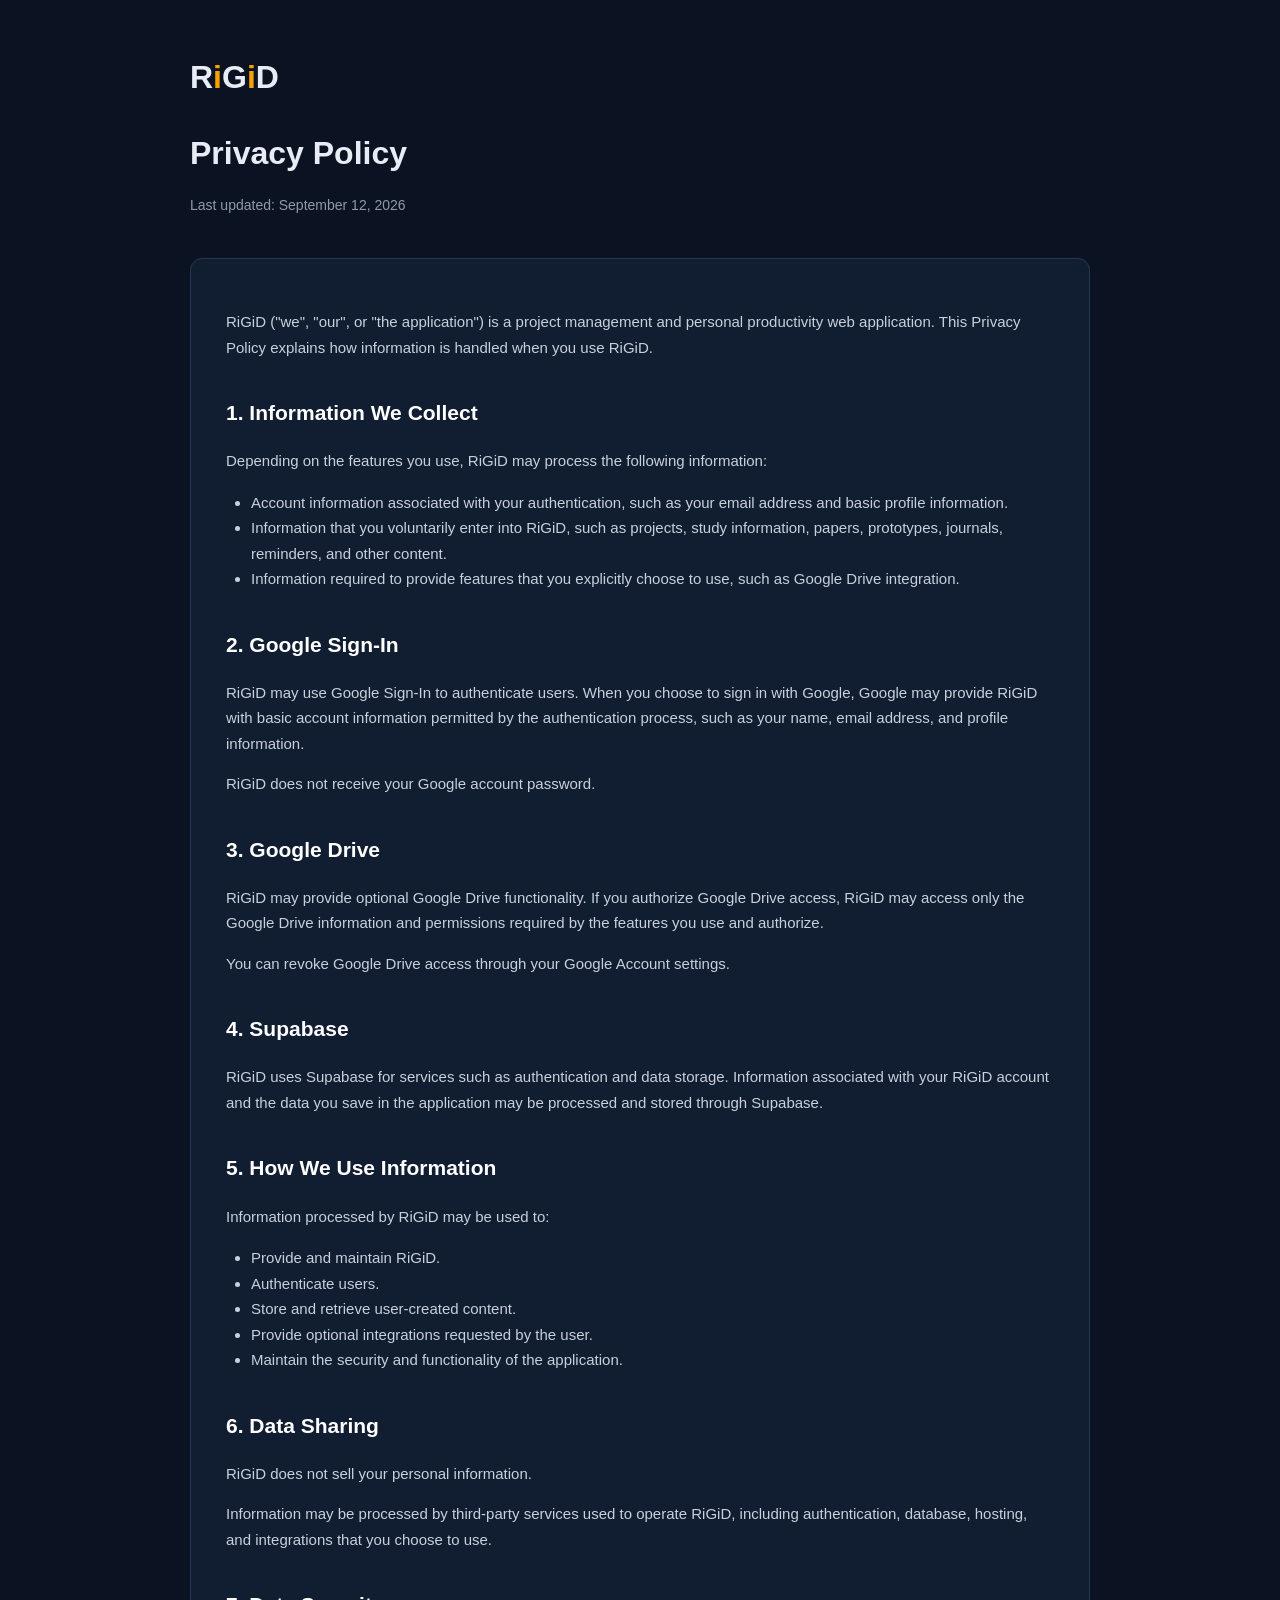
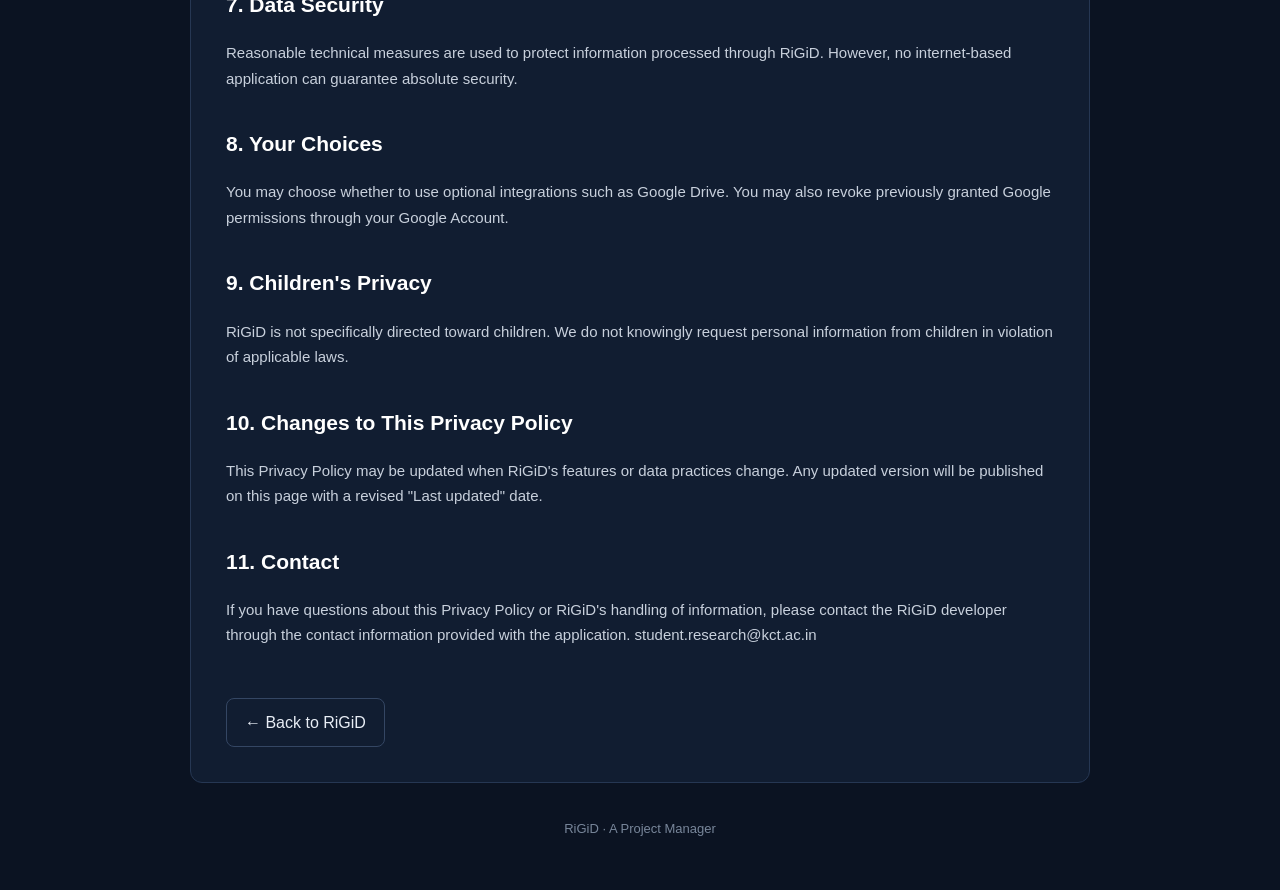
<file: privacy-policy.html>
<!DOCTYPE html>
<html lang="en">
<head>
    <meta charset="UTF-8">
    <meta name="viewport" content="width=device-width, initial-scale=1.0">
    <link rel="icon" type="image/png" href="./assets/rigid-logo.png">
    <title>Privacy Policy | RiGiD</title>

    <style>
        * {
            box-sizing: border-box;
        }

        body {
            margin: 0;
            font-family: Arial, Helvetica, sans-serif;
            background: #0b1322;
            color: #e8edf5;
            line-height: 1.7;
        }

        .container {
            width: min(900px, 92%);
            margin: 50px auto;
        }

        .header {
            margin-bottom: 40px;
        }

        .logo {
            font-size: 32px;
            font-weight: 700;
            margin-bottom: 10px;
        }

        .logo span {
            color: #f5a300;
        }

        h1 {
            font-size: 32px;
            margin-bottom: 8px;
        }

        h2 {
            margin-top: 35px;
            font-size: 21px;
            color: #ffffff;
        }

        p,
        li {
            color: #c8d0dc;
            font-size: 15px;
        }

        ul {
            padding-left: 25px;
        }

        .updated {
            color: #8e9aaa;
            font-size: 14px;
        }

        .card {
            background: #111d31;
            border: 1px solid #263753;
            border-radius: 12px;
            padding: 35px;
        }

        a {
            color: #f5a300;
        }

        .back {
            display: inline-block;
            margin-top: 35px;
            padding: 10px 18px;
            border: 1px solid #344663;
            border-radius: 8px;
            color: #e8edf5;
            text-decoration: none;
        }

        .back:hover {
            background: #1a2940;
        }

        footer {
            text-align: center;
            margin-top: 35px;
            color: #78869a;
            font-size: 13px;
        }
    </style>
</head>

<body>

    <main class="container">

        <div class="header">
            <div class="logo">
                R<span>i</span>G<span>i</span>D
            </div>

            <h1>Privacy Policy</h1>

            <p class="updated">
                Last updated: September 12, 2026
            </p>
        </div>

        <div class="card">

            <p>
                RiGiD ("we", "our", or "the application") is a project management
                and personal productivity web application. This Privacy Policy
                explains how information is handled when you use RiGiD.
            </p>

            <h2>1. Information We Collect</h2>

            <p>
                Depending on the features you use, RiGiD may process the following
                information:
            </p>

            <ul>
                <li>
                    Account information associated with your authentication,
                    such as your email address and basic profile information.
                </li>

                <li>
                    Information that you voluntarily enter into RiGiD, such as
                    projects, study information, papers, prototypes, journals,
                    reminders, and other content.
                </li>

                <li>
                    Information required to provide features that you
                    explicitly choose to use, such as Google Drive integration.
                </li>
            </ul>

            <h2>2. Google Sign-In</h2>

            <p>
                RiGiD may use Google Sign-In to authenticate users. When you
                choose to sign in with Google, Google may provide RiGiD with
                basic account information permitted by the authentication
                process, such as your name, email address, and profile
                information.
            </p>

            <p>
                RiGiD does not receive your Google account password.
            </p>

            <h2>3. Google Drive</h2>

            <p>
                RiGiD may provide optional Google Drive functionality. If you
                authorize Google Drive access, RiGiD may access only the Google
                Drive information and permissions required by the features you
                use and authorize.
            </p>

            <p>
                You can revoke Google Drive access through your Google Account
                settings.
            </p>

            <h2>4. Supabase</h2>

            <p>
                RiGiD uses Supabase for services such as authentication and
                data storage. Information associated with your RiGiD account
                and the data you save in the application may be processed and
                stored through Supabase.
            </p>

            <h2>5. How We Use Information</h2>

            <p>
                Information processed by RiGiD may be used to:
            </p>

            <ul>
                <li>Provide and maintain RiGiD.</li>
                <li>Authenticate users.</li>
                <li>Store and retrieve user-created content.</li>
                <li>Provide optional integrations requested by the user.</li>
                <li>Maintain the security and functionality of the application.</li>
            </ul>

            <h2>6. Data Sharing</h2>

            <p>
                RiGiD does not sell your personal information.
            </p>

            <p>
                Information may be processed by third-party services used to
                operate RiGiD, including authentication, database, hosting, and
                integrations that you choose to use.
            </p>

            <h2>7. Data Security</h2>

            <p>
                Reasonable technical measures are used to protect information
                processed through RiGiD. However, no internet-based application
                can guarantee absolute security.
            </p>

            <h2>8. Your Choices</h2>

            <p>
                You may choose whether to use optional integrations such as
                Google Drive. You may also revoke previously granted Google
                permissions through your Google Account.
            </p>

            <h2>9. Children's Privacy</h2>

            <p>
                RiGiD is not specifically directed toward children. We do not
                knowingly request personal information from children in
                violation of applicable laws.
            </p>

            <h2>10. Changes to This Privacy Policy</h2>

            <p>
                This Privacy Policy may be updated when RiGiD's features or
                data practices change. Any updated version will be published
                on this page with a revised "Last updated" date.
            </p>

            <h2>11. Contact</h2>

            <p>
                If you have questions about this Privacy Policy or RiGiD's
                handling of information, please contact the RiGiD developer
                through the contact information provided with the application.
                student.research@kct.ac.in
            </p>

            <a class="back" href="./login/login.html">
                ← Back to RiGiD
            </a>

        </div>

        <footer>
            RiGiD · A Project Manager
        </footer>

    </main>

</body>
</html>
</file>
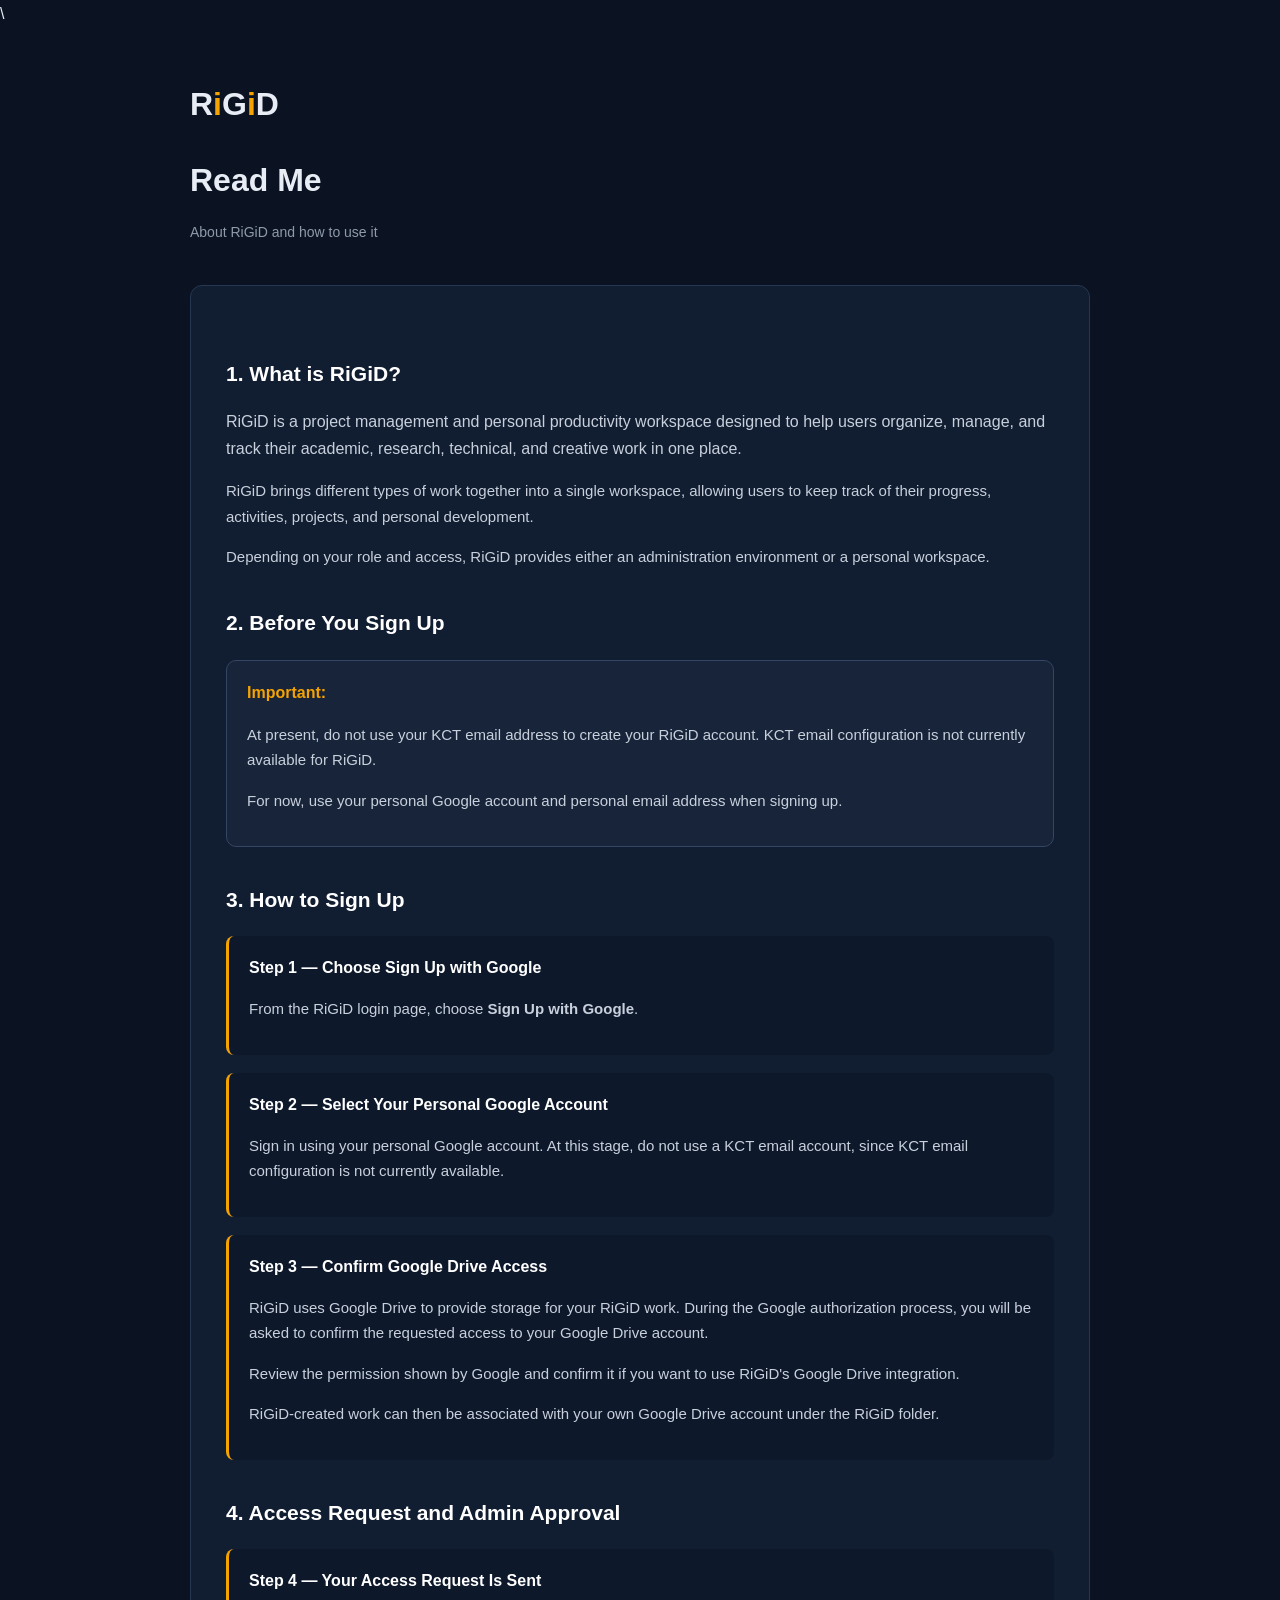
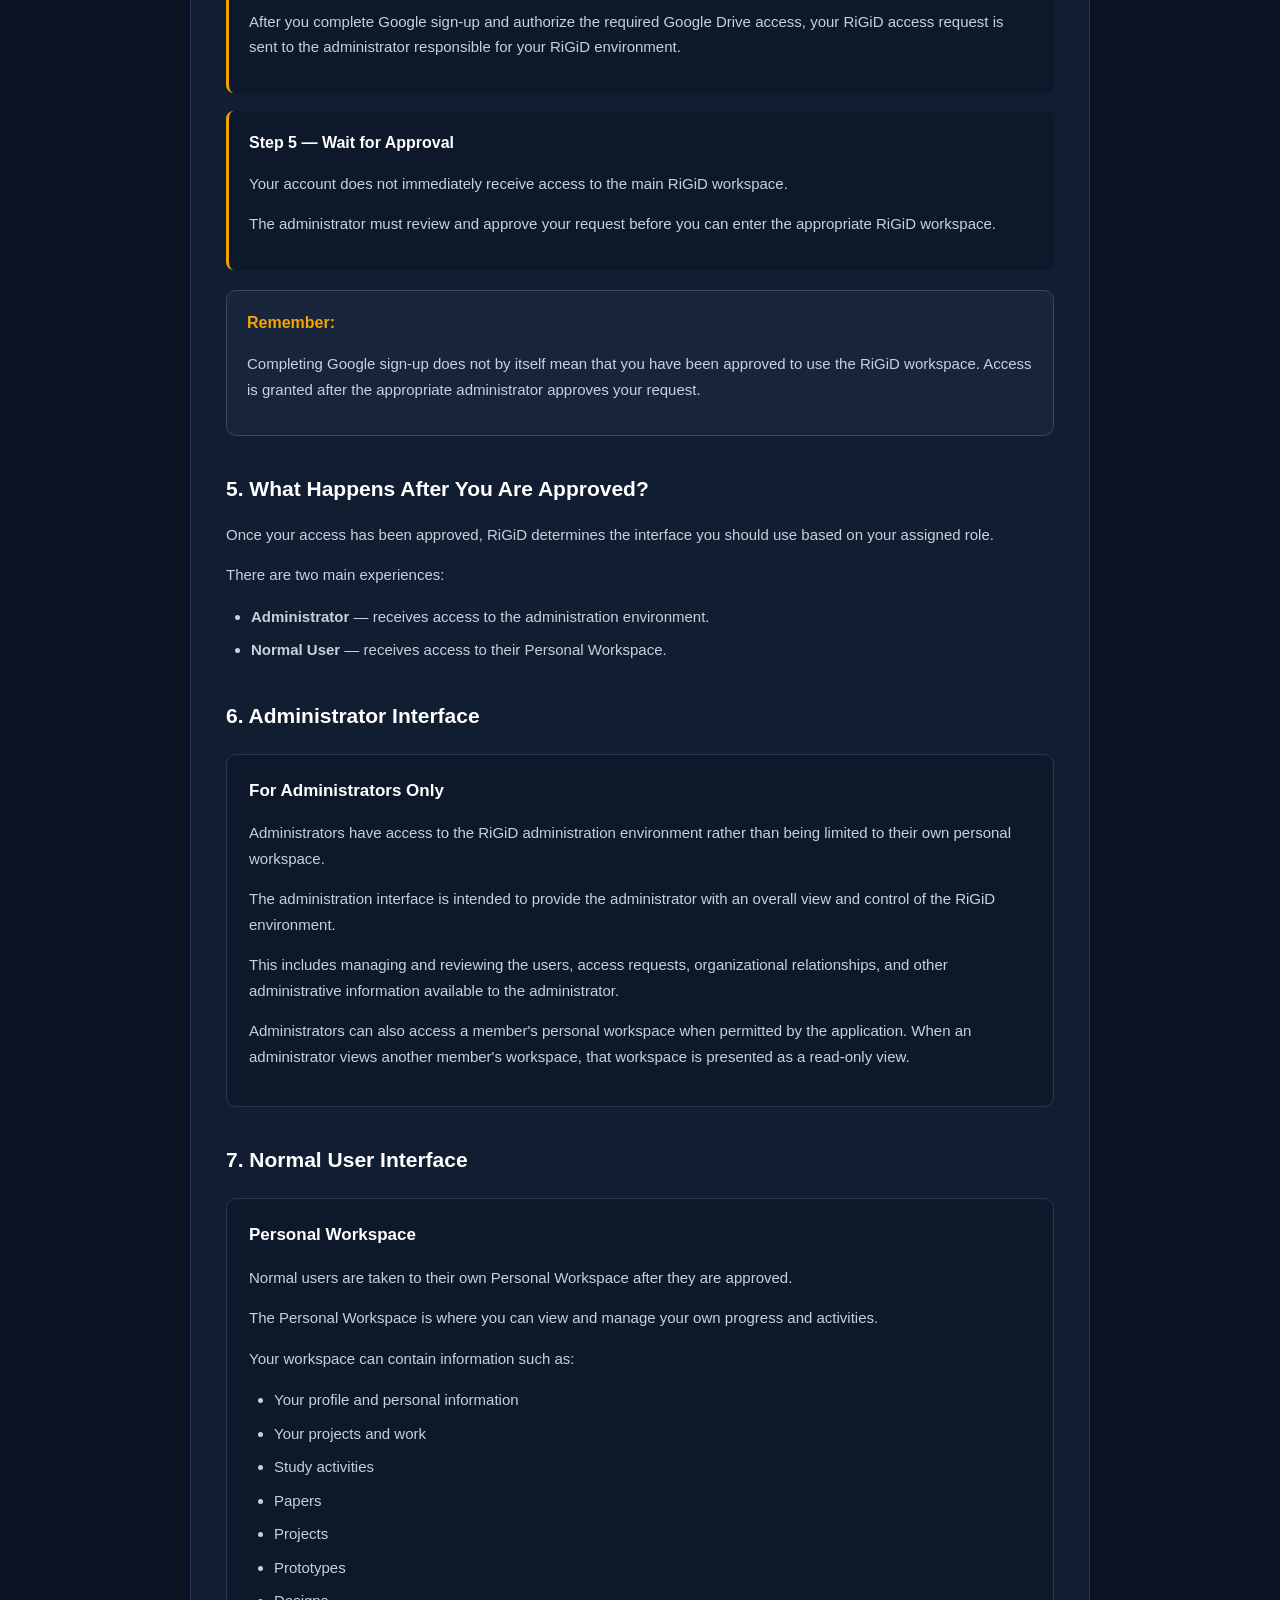
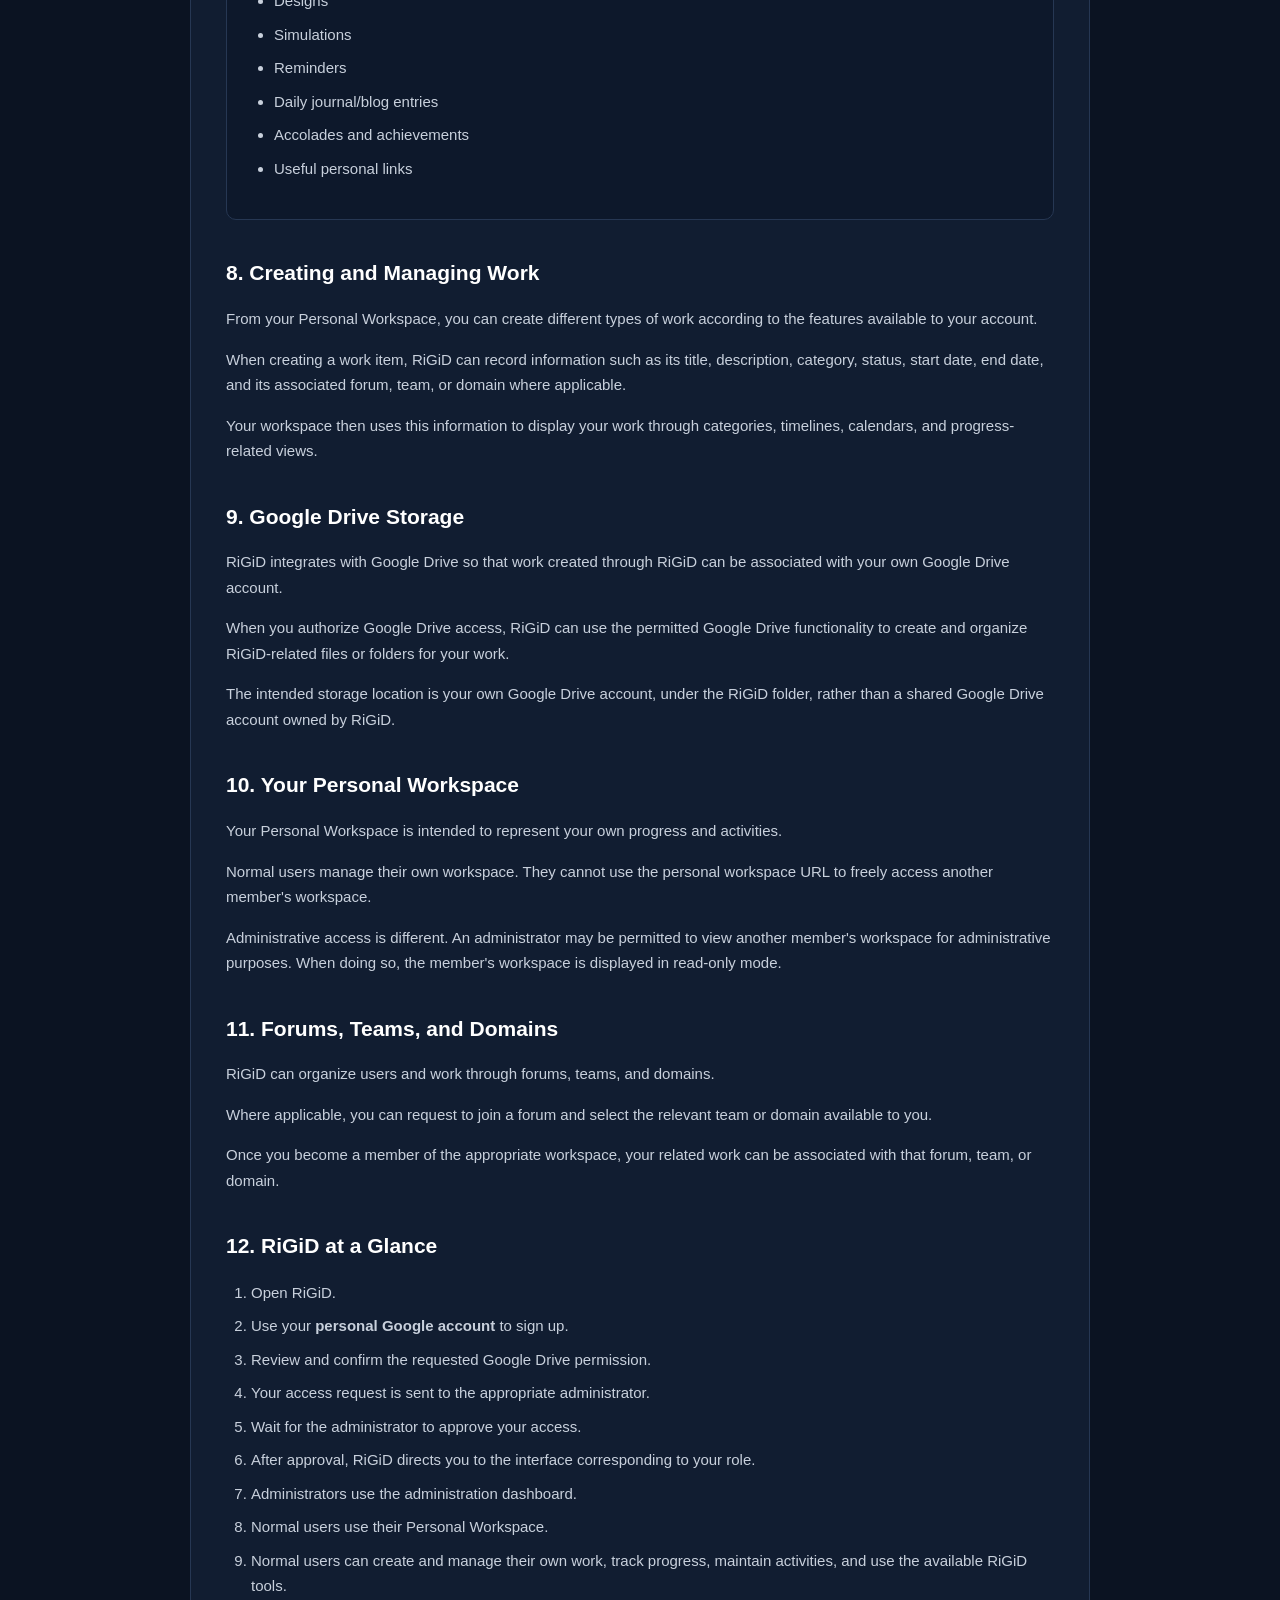
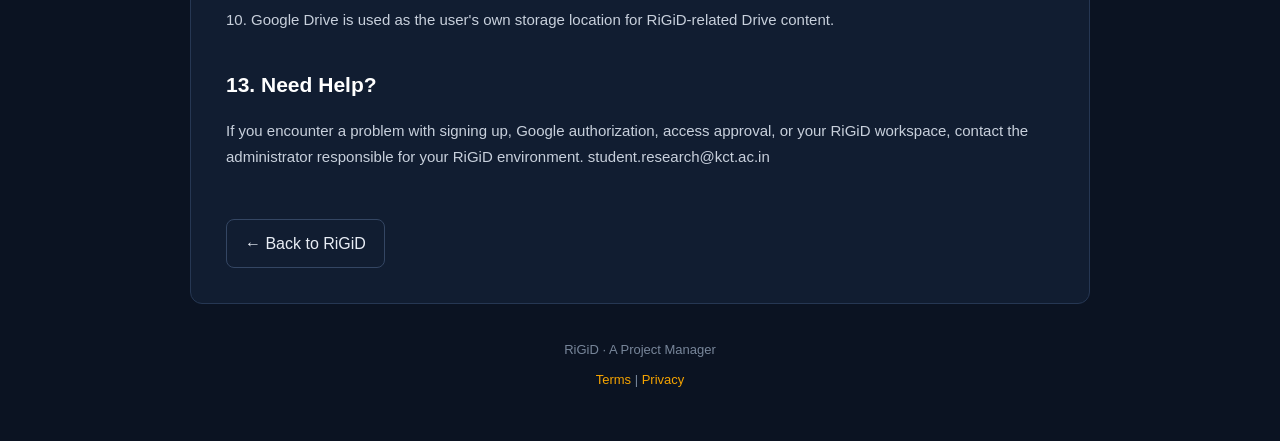
<file: read-me.html>
<!DOCTYPE html>
<html lang="en">
<head>
    <meta charset="UTF-8">
    <meta name="viewport" content="width=device-width, initial-scale=1.0">\
    <link rel="icon" type="image/png" href="./assets/rigid-logo.png">
    <title>Read Me | RiGiD</title>

    <style>
        * {
            box-sizing: border-box;
        }

        body {
            margin: 0;
            font-family: Arial, Helvetica, sans-serif;
            background: #0b1322;
            color: #e8edf5;
            line-height: 1.7;
        }

        .container {
            width: min(900px, 92%);
            margin: 50px auto;
        }

        .header {
            margin-bottom: 40px;
        }

        .logo {
            font-size: 32px;
            font-weight: 700;
            margin-bottom: 10px;
        }

        .logo span {
            color: #f5a300;
        }

        h1 {
            font-size: 32px;
            margin-bottom: 8px;
        }

        h2 {
            margin-top: 35px;
            margin-bottom: 12px;
            font-size: 21px;
            color: #ffffff;
        }

        h3 {
            margin-top: 24px;
            margin-bottom: 8px;
            font-size: 17px;
            color: #ffffff;
        }

        p,
        li {
            color: #c8d0dc;
            font-size: 15px;
        }

        ul,
        ol {
            padding-left: 25px;
        }

        li {
            margin-bottom: 8px;
        }

        .updated {
            color: #8e9aaa;
            font-size: 14px;
        }

        .card {
            background: #111d31;
            border: 1px solid #263753;
            border-radius: 12px;
            padding: 35px;
        }

        .intro {
            font-size: 16px;
        }

        .notice {
            margin: 20px 0;
            padding: 18px 20px;
            background: #17243a;
            border: 1px solid #344663;
            border-radius: 10px;
        }

        .notice strong {
            color: #f5a300;
        }

        .step {
            margin: 18px 0;
            padding: 18px 20px;
            background: #0d182b;
            border-left: 3px solid #f5a300;
            border-radius: 8px;
        }

        .step-title {
            font-weight: 700;
            color: #ffffff;
            margin-bottom: 6px;
        }

        .role-box {
            margin: 20px 0;
            padding: 22px;
            background: #0d182b;
            border: 1px solid #263753;
            border-radius: 10px;
        }

        .role-box h3 {
            margin-top: 0;
        }

        .back {
            display: inline-block;
            margin-top: 35px;
            padding: 10px 18px;
            border: 1px solid #344663;
            border-radius: 8px;
            color: #e8edf5;
            text-decoration: none;
        }

        .back:hover {
            background: #1a2940;
        }

        a {
            color: #f5a300;
        }

        footer {
            text-align: center;
            margin-top: 35px;
            color: #78869a;
            font-size: 13px;
        }

        .footer-links {
            margin-top: 8px;
        }

        .footer-links a {
            text-decoration: none;
        }
    </style>
</head>

<body>

<main class="container">

    <!-- =====================================================
         HEADER
    ====================================================== -->

    <div class="header">

        <div class="logo">
            R<span>i</span>G<span>i</span>D
        </div>

        <h1>Read Me</h1>

        <p class="updated">
            About RiGiD and how to use it
        </p>

    </div>


    <!-- =====================================================
         MAIN CONTENT
    ====================================================== -->

    <div class="card">

        <!-- =================================================
             1. WHAT IS RIGID
        ================================================== -->

        <h2>1. What is RiGiD?</h2>

        <p class="intro">
            RiGiD is a project management and personal productivity
            workspace designed to help users organize, manage, and
            track their academic, research, technical, and creative
            work in one place.
        </p>

        <p>
            RiGiD brings different types of work together into a
            single workspace, allowing users to keep track of their
            progress, activities, projects, and personal development.
        </p>

        <p>
            Depending on your role and access, RiGiD provides either
            an administration environment or a personal workspace.
        </p>


        <!-- =================================================
             2. BEFORE SIGNING UP
        ================================================== -->

        <h2>2. Before You Sign Up</h2>

        <div class="notice">

            <strong>Important:</strong>

            <p>
                At present, do not use your KCT email address to
                create your RiGiD account. KCT email configuration
                is not currently available for RiGiD.
            </p>

            <p>
                For now, use your personal Google account and
                personal email address when signing up.
            </p>

        </div>


        <!-- =================================================
             3. SIGN UP
        ================================================== -->

        <h2>3. How to Sign Up</h2>

        <div class="step">

            <div class="step-title">
                Step 1 — Choose Sign Up with Google
            </div>

            <p>
                From the RiGiD login page, choose
                <strong>Sign Up with Google</strong>.
            </p>

        </div>


        <div class="step">

            <div class="step-title">
                Step 2 — Select Your Personal Google Account
            </div>

            <p>
                Sign in using your personal Google account.
                At this stage, do not use a KCT email account,
                since KCT email configuration is not currently
                available.
            </p>

        </div>


        <div class="step">

            <div class="step-title">
                Step 3 — Confirm Google Drive Access
            </div>

            <p>
                RiGiD uses Google Drive to provide storage for
                your RiGiD work. During the Google authorization
                process, you will be asked to confirm the requested
                access to your Google Drive account.
            </p>

            <p>
                Review the permission shown by Google and confirm
                it if you want to use RiGiD's Google Drive
                integration.
            </p>

            <p>
                RiGiD-created work can then be associated with
                your own Google Drive account under the RiGiD
                folder.
            </p>

        </div>


        <!-- =================================================
             4. ADMIN APPROVAL
        ================================================== -->

        <h2>4. Access Request and Admin Approval</h2>

        <div class="step">

            <div class="step-title">
                Step 4 — Your Access Request Is Sent
            </div>

            <p>
                After you complete Google sign-up and authorize
                the required Google Drive access, your RiGiD
                access request is sent to the administrator
                responsible for your RiGiD environment.
            </p>

        </div>


        <div class="step">

            <div class="step-title">
                Step 5 — Wait for Approval
            </div>

            <p>
                Your account does not immediately receive access
                to the main RiGiD workspace.
            </p>

            <p>
                The administrator must review and approve your
                request before you can enter the appropriate
                RiGiD workspace.
            </p>

        </div>


        <div class="notice">

            <strong>Remember:</strong>

            <p>
                Completing Google sign-up does not by itself mean
                that you have been approved to use the RiGiD
                workspace. Access is granted after the appropriate
                administrator approves your request.
            </p>

        </div>


        <!-- =================================================
             5. AFTER APPROVAL
        ================================================== -->

        <h2>5. What Happens After You Are Approved?</h2>

        <p>
            Once your access has been approved, RiGiD determines
            the interface you should use based on your assigned
            role.
        </p>

        <p>
            There are two main experiences:
        </p>

        <ul>

            <li>
                <strong>Administrator</strong> — receives access
                to the administration environment.
            </li>

            <li>
                <strong>Normal User</strong> — receives access
                to their Personal Workspace.
            </li>

        </ul>


        <!-- =================================================
             6. ADMIN
        ================================================== -->

        <h2>6. Administrator Interface</h2>

        <div class="role-box">

            <h3>For Administrators Only</h3>

            <p>
                Administrators have access to the RiGiD
                administration environment rather than being
                limited to their own personal workspace.
            </p>

            <p>
                The administration interface is intended to provide
                the administrator with an overall view and control
                of the RiGiD environment.
            </p>

            <p>
                This includes managing and reviewing the users,
                access requests, organizational relationships,
                and other administrative information available
                to the administrator.
            </p>

            <p>
                Administrators can also access a member's personal
                workspace when permitted by the application.
                When an administrator views another member's
                workspace, that workspace is presented as a
                read-only view.
            </p>

        </div>


        <!-- =================================================
             7. NORMAL USER
        ================================================== -->

        <h2>7. Normal User Interface</h2>

        <div class="role-box">

            <h3>Personal Workspace</h3>

            <p>
                Normal users are taken to their own Personal
                Workspace after they are approved.
            </p>

            <p>
                The Personal Workspace is where you can view and
                manage your own progress and activities.
            </p>

            <p>
                Your workspace can contain information such as:
            </p>

            <ul>

                <li>
                    Your profile and personal information
                </li>

                <li>
                    Your projects and work
                </li>

                <li>
                    Study activities
                </li>

                <li>
                    Papers
                </li>

                <li>
                    Projects
                </li>

                <li>
                    Prototypes
                </li>

                <li>
                    Designs
                </li>

                <li>
                    Simulations
                </li>

                <li>
                    Reminders
                </li>

                <li>
                    Daily journal/blog entries
                </li>

                <li>
                    Accolades and achievements
                </li>

                <li>
                    Useful personal links
                </li>

            </ul>

        </div>


        <!-- =================================================
             8. CREATING WORK
        ================================================== -->

        <h2>8. Creating and Managing Work</h2>

        <p>
            From your Personal Workspace, you can create different
            types of work according to the features available to
            your account.
        </p>

        <p>
            When creating a work item, RiGiD can record information
            such as its title, description, category, status,
            start date, end date, and its associated forum, team,
            or domain where applicable.
        </p>

        <p>
            Your workspace then uses this information to display
            your work through categories, timelines, calendars,
            and progress-related views.
        </p>


        <!-- =================================================
             9. GOOGLE DRIVE
        ================================================== -->

        <h2>9. Google Drive Storage</h2>

        <p>
            RiGiD integrates with Google Drive so that work created
            through RiGiD can be associated with your own Google
            Drive account.
        </p>

        <p>
            When you authorize Google Drive access, RiGiD can use
            the permitted Google Drive functionality to create
            and organize RiGiD-related files or folders for your
            work.
        </p>

        <p>
            The intended storage location is your own Google Drive
            account, under the RiGiD folder, rather than a shared
            Google Drive account owned by RiGiD.
        </p>


        <!-- =================================================
             10. PROFILE PRIVACY
        ================================================== -->

        <h2>10. Your Personal Workspace</h2>

        <p>
            Your Personal Workspace is intended to represent your
            own progress and activities.
        </p>

        <p>
            Normal users manage their own workspace. They cannot
            use the personal workspace URL to freely access another
            member's workspace.
        </p>

        <p>
            Administrative access is different. An administrator
            may be permitted to view another member's workspace
            for administrative purposes. When doing so, the member's
            workspace is displayed in read-only mode.
        </p>


        <!-- =================================================
             11. FORUMS / TEAMS / DOMAINS
        ================================================== -->

        <h2>11. Forums, Teams, and Domains</h2>

        <p>
            RiGiD can organize users and work through forums,
            teams, and domains.
        </p>

        <p>
            Where applicable, you can request to join a forum and
            select the relevant team or domain available to you.
        </p>

        <p>
            Once you become a member of the appropriate workspace,
            your related work can be associated with that forum,
            team, or domain.
        </p>


        <!-- =================================================
             12. BASIC WORKFLOW
        ================================================== -->

        <h2>12. RiGiD at a Glance</h2>

        <ol>

            <li>
                Open RiGiD.
            </li>

            <li>
                Use your <strong>personal Google account</strong>
                to sign up.
            </li>

            <li>
                Review and confirm the requested Google Drive
                permission.
            </li>

            <li>
                Your access request is sent to the appropriate
                administrator.
            </li>

            <li>
                Wait for the administrator to approve your access.
            </li>

            <li>
                After approval, RiGiD directs you to the interface
                corresponding to your role.
            </li>

            <li>
                Administrators use the administration dashboard.
            </li>

            <li>
                Normal users use their Personal Workspace.
            </li>

            <li>
                Normal users can create and manage their own work,
                track progress, maintain activities, and use the
                available RiGiD tools.
            </li>

            <li>
                Google Drive is used as the user's own storage
                location for RiGiD-related Drive content.
            </li>

        </ol>


        <!-- =================================================
             13. CURRENT STATUS
        ================================================== -->


        <!-- =================================================
             13. NEED HELP
        ================================================== -->

        <h2>13. Need Help?</h2>

        <p>
            If you encounter a problem with signing up, Google
            authorization, access approval, or your RiGiD
            workspace, contact the administrator responsible
            for your RiGiD environment.
            student.research@kct.ac.in 
        </p>


        <!-- =================================================
             NAVIGATION
        ================================================== -->

        <a
            class="back"
            href="#"
            onclick="history.back(); return false;"
        >
            ← Back to RiGiD
        </a>

    </div>


    <!-- =====================================================
         FOOTER
    ====================================================== -->

    <footer>

        <div>
            RiGiD · A Project Manager
        </div>

        <div class="footer-links">

            <a href="./terms.html">
                Terms
            </a>

            <span> | </span>

            <a href="./privacy-policy.html">
                Privacy
            </a>

        </div>

    </footer>

</main>

</body>
</html>
</file>
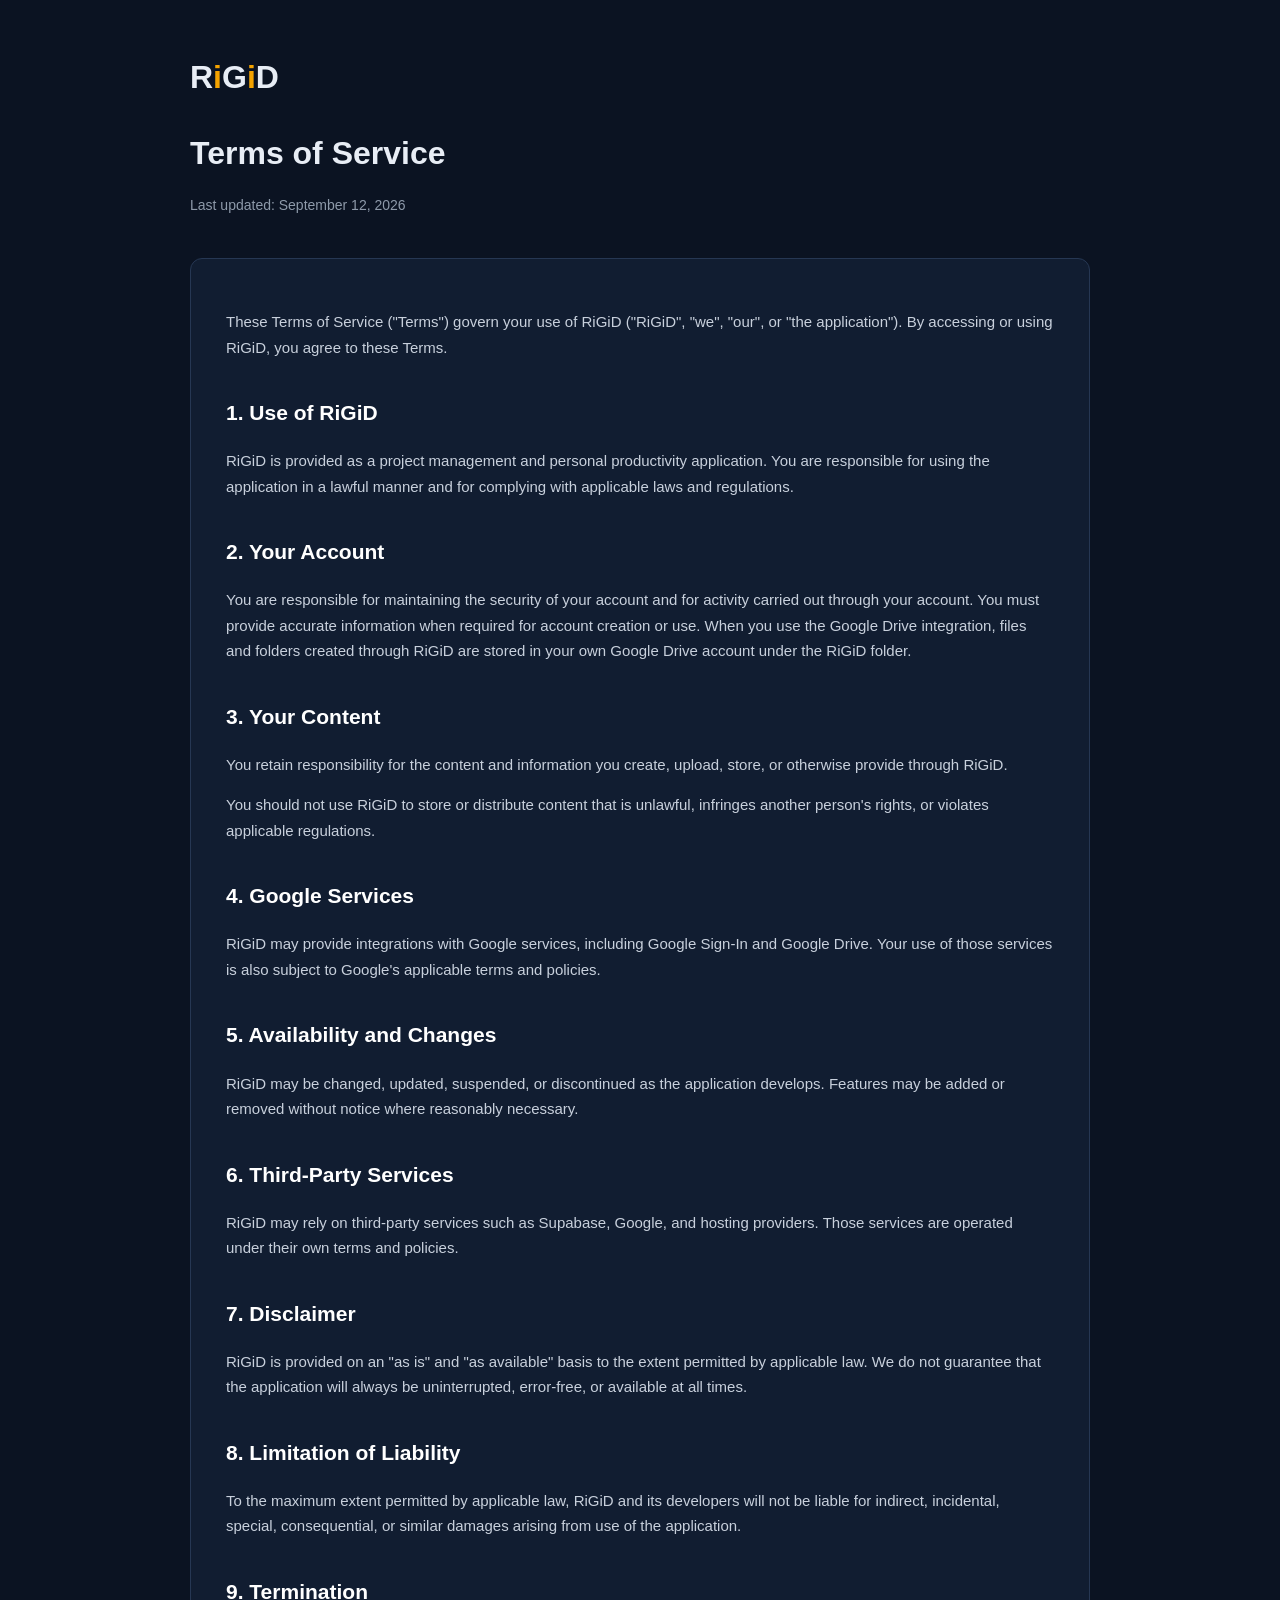
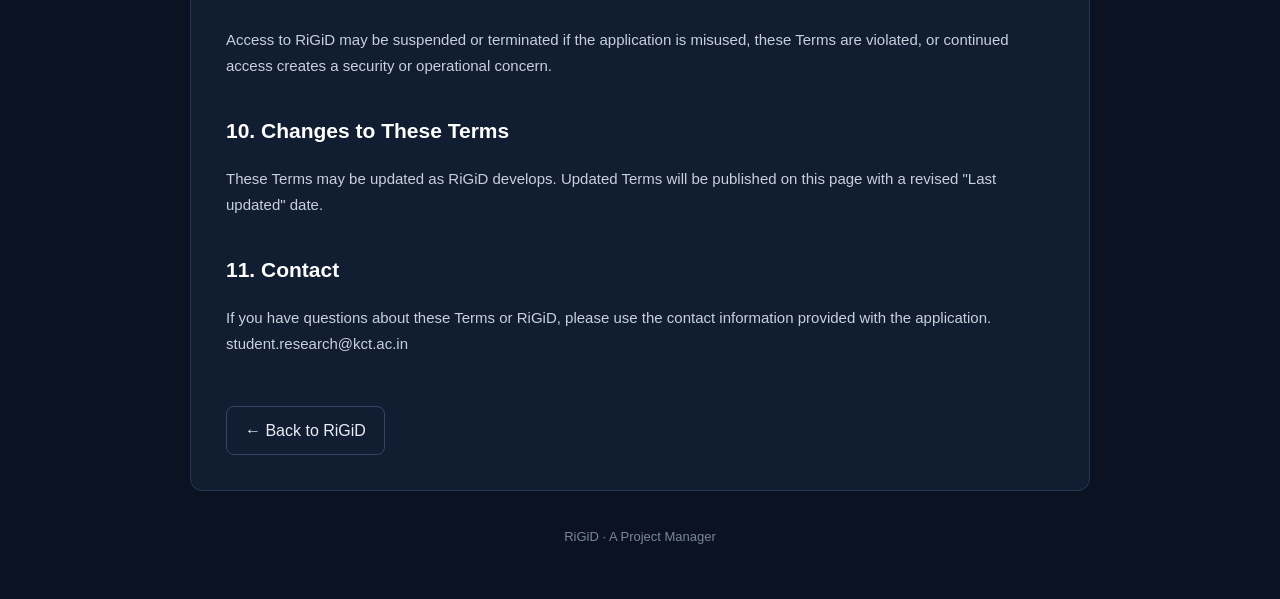
<file: terms.html>
<!DOCTYPE html>
<html lang="en">
<head>
    <meta charset="UTF-8">
    <meta name="viewport" content="width=device-width, initial-scale=1.0">
    <title>Terms of Service | RiGiD</title>
    <link rel="icon" type="image/png" href="./assets/rigid-logo.png">
    <style>
        * { box-sizing: border-box; }
        body {
            margin: 0;
            font-family: Arial, Helvetica, sans-serif;
            background: #0b1322;
            color: #e8edf5;
            line-height: 1.7;
        }
        .container { width: min(900px, 92%); margin: 50px auto; }
        .header { margin-bottom: 40px; }
        .logo { font-size: 32px; font-weight: 700; margin-bottom: 10px; }
        .logo span { color: #f5a300; }
        h1 { font-size: 32px; margin-bottom: 8px; }
        h2 { margin-top: 35px; font-size: 21px; color: #fff; }
        p, li { color: #c8d0dc; font-size: 15px; }
        ul { padding-left: 25px; }
        .updated { color: #8e9aaa; font-size: 14px; }
        .card {
            background: #111d31;
            border: 1px solid #263753;
            border-radius: 12px;
            padding: 35px;
        }
        a { color: #f5a300; }
        .back {
            display: inline-block;
            margin-top: 35px;
            padding: 10px 18px;
            border: 1px solid #344663;
            border-radius: 8px;
            color: #e8edf5;
            text-decoration: none;
        }
        .back:hover { background: #1a2940; }
        footer {
            text-align: center;
            margin-top: 35px;
            color: #78869a;
            font-size: 13px;
        }
    </style>
</head>
<body>
<main class="container">
    <div class="header">
        <div class="logo">R<span>i</span>G<span>i</span>D</div>
        <h1>Terms of Service</h1>
        <p class="updated">Last updated: September 12, 2026</p>
    </div>

    <div class="card">
        <p>
            These Terms of Service ("Terms") govern your use of RiGiD
            ("RiGiD", "we", "our", or "the application"). By accessing or
            using RiGiD, you agree to these Terms.
        </p>

        <h2>1. Use of RiGiD</h2>
        <p>
            RiGiD is provided as a project management and personal productivity
            application. You are responsible for using the application in a
            lawful manner and for complying with applicable laws and
            regulations.
        </p>

        <h2>2. Your Account</h2>
        <p>
            You are responsible for maintaining the security of your account
            and for activity carried out through your account. You must provide
            accurate information when required for account creation or use. When you use the Google Drive integration,
    files and folders created through RiGiD are stored in your own
    Google Drive account under the RiGiD folder.
        </p>

        <h2>3. Your Content</h2>
        <p>
            You retain responsibility for the content and information you
            create, upload, store, or otherwise provide through RiGiD.
        </p>
        <p>
            You should not use RiGiD to store or distribute content that is
            unlawful, infringes another person's rights, or violates applicable
            regulations.
        </p>

        <h2>4. Google Services</h2>
        <p>
            RiGiD may provide integrations with Google services, including
            Google Sign-In and Google Drive. Your use of those services is also
            subject to Google's applicable terms and policies.
        </p>

        <h2>5. Availability and Changes</h2>
        <p>
            RiGiD may be changed, updated, suspended, or discontinued as the
            application develops. Features may be added or removed without
            notice where reasonably necessary.
        </p>

        <h2>6. Third-Party Services</h2>
        <p>
            RiGiD may rely on third-party services such as Supabase, Google,
            and hosting providers. Those services are operated under their own
            terms and policies.
        </p>

        <h2>7. Disclaimer</h2>
        <p>
            RiGiD is provided on an "as is" and "as available" basis to the
            extent permitted by applicable law. We do not guarantee that the
            application will always be uninterrupted, error-free, or available
            at all times.
        </p>

        <h2>8. Limitation of Liability</h2>
        <p>
            To the maximum extent permitted by applicable law, RiGiD and its
            developers will not be liable for indirect, incidental, special,
            consequential, or similar damages arising from use of the
            application.
        </p>

        <h2>9. Termination</h2>
        <p>
            Access to RiGiD may be suspended or terminated if the application
            is misused, these Terms are violated, or continued access creates
            a security or operational concern.
        </p>

        <h2>10. Changes to These Terms</h2>
        <p>
            These Terms may be updated as RiGiD develops. Updated Terms will be
            published on this page with a revised "Last updated" date.
        </p>

        <h2>11. Contact</h2>
        <p>
            If you have questions about these Terms or RiGiD, please use the
            contact information provided with the application.
            student.research@kct.ac.in
        </p>

        <a class="back" href="./login/login.html">← Back to RiGiD</a>
    </div>

    <footer>RiGiD · A Project Manager</footer>
</main>
</body>
</html>
</file>
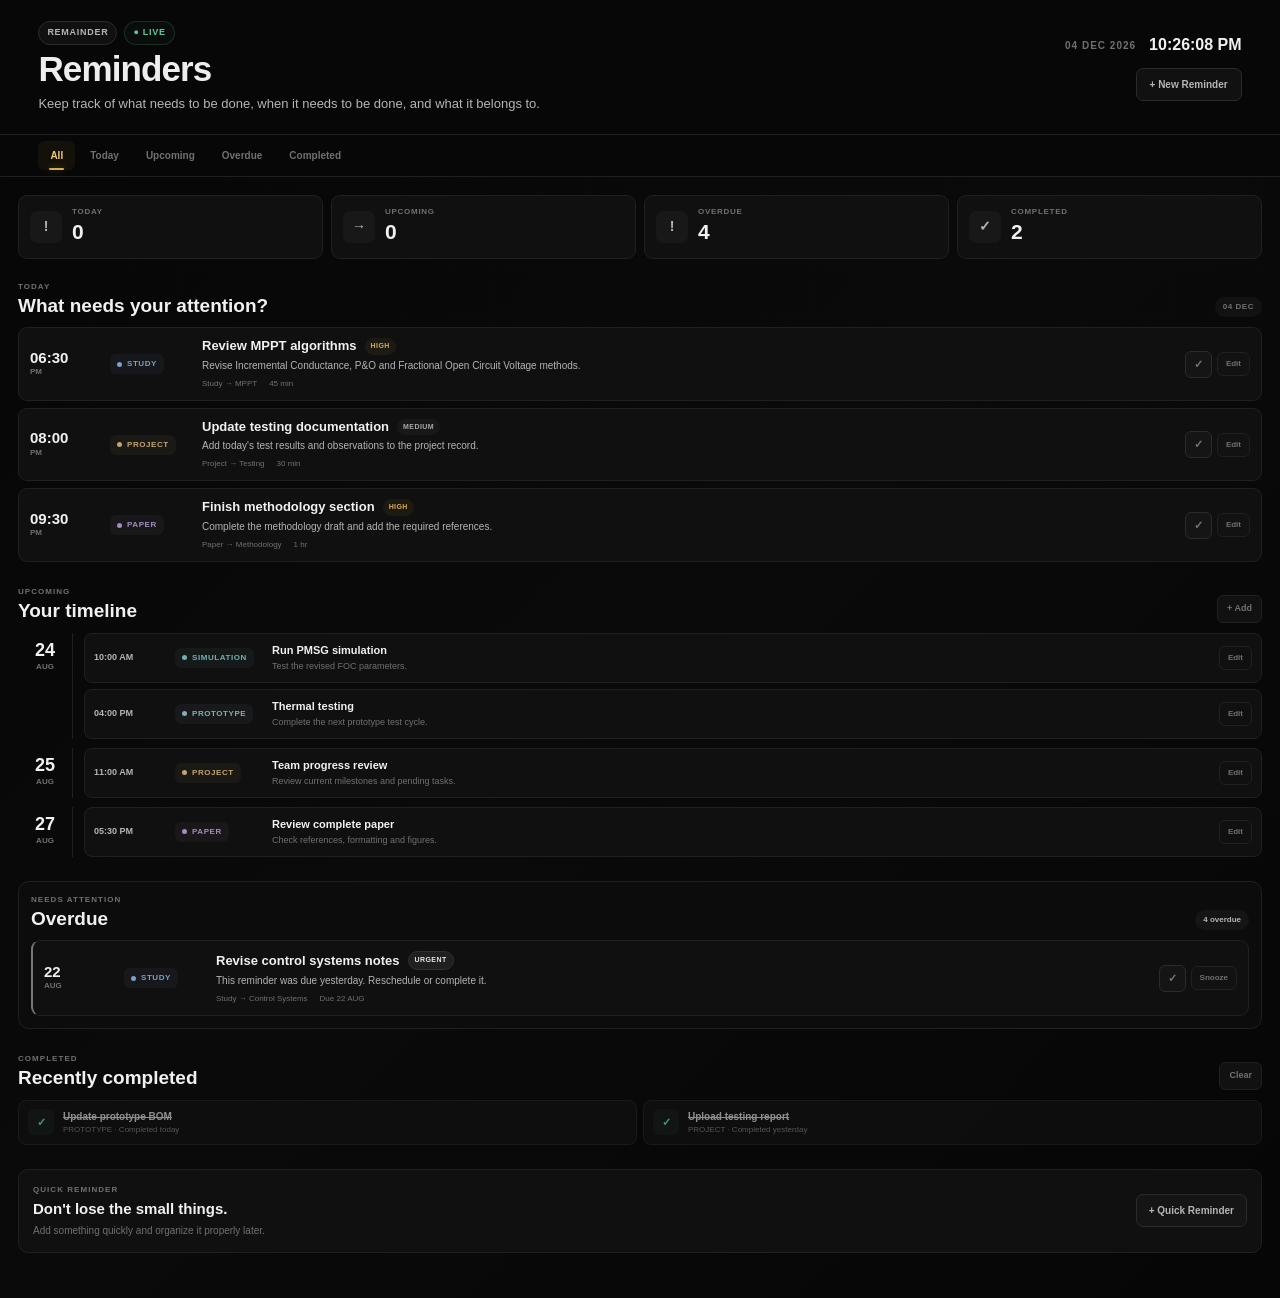
<file: dashboard/personal/remainder/remainder.html>
<!DOCTYPE html>
<html lang="en">

<head>

    <meta charset="UTF-8">

    <meta
        name="viewport"
        content="width=device-width, initial-scale=1.0"
    >

    <title>Remainder | RiGiD</title>
    <link rel="icon" type="image/png" href="../../../assets/rigid-logo.png">
    <link
        rel="stylesheet"
        href="remainder.css"
    >

</head>


<body>

<!-- =====================================================
     REMAINDER HEADER
===================================================== -->

<header class="remainder-header">

    <div class="remainder-brand">

        <div class="remainder-brand-top">

            <span class="remainder-badge">
                REMAINDER
            </span>

            <span class="remainder-live-status">
                ● LIVE
            </span>

        </div>


        <h1>
            Reminders
        </h1>


        <p>
            Keep track of what needs to be done,
            when it needs to be done, and what it
            belongs to.
        </p>

    </div>


    <div class="remainder-clock-area">

        <div class="remainder-date">

            <span id="remainderDate">
                23 AUG 2026
            </span>

            <strong id="remainderClock">
                07:00:00 PM
            </strong>

        </div>


        <button
            class="add-reminder-button"
            id="openReminderModal"
            type="button"
        >
            + New Reminder
        </button>

    </div>

</header>



<!-- =====================================================
     NAVIGATION
===================================================== -->

<nav class="remainder-navigation">

    <button
        class="remainder-nav-item active"
        data-filter="all"
        type="button"
    >
        All
    </button>

    <button
        class="remainder-nav-item"
        data-filter="today"
        type="button"
    >
        Today
    </button>

    <button
        class="remainder-nav-item"
        data-filter="upcoming"
        type="button"
    >
        Upcoming
    </button>

    <button
        class="remainder-nav-item"
        data-filter="overdue"
        type="button"
    >
        Overdue
    </button>

    <button
        class="remainder-nav-item"
        data-filter="completed"
        type="button"
    >
        Completed
    </button>

</nav>



<!-- =====================================================
     MAIN
===================================================== -->

<main class="remainder-container">


<!-- =====================================================
     SUMMARY
===================================================== -->

<section class="remainder-summary">

    <article class="summary-card">

        <div class="summary-icon">
            !
        </div>

        <div>

            <span>
                TODAY
            </span>

            <strong id="todayCount">
                3
            </strong>

        </div>

    </article>


    <article class="summary-card">

        <div class="summary-icon">
            →
        </div>

        <div>

            <span>
                UPCOMING
            </span>

            <strong id="upcomingCount">
                7
            </strong>

        </div>

    </article>


    <article class="summary-card overdue">

        <div class="summary-icon">
            !
        </div>

        <div>

            <span>
                OVERDUE
            </span>

            <strong id="overdueCount">
                1
            </strong>

        </div>

    </article>


    <article class="summary-card completed">

        <div class="summary-icon">
            ✓
        </div>

        <div>

            <span>
                COMPLETED
            </span>

            <strong id="completedCount">
                12
            </strong>

        </div>

    </article>

</section>



<!-- =====================================================
     TODAY
===================================================== -->

<section
    class="remainder-section"
    id="todaySection"
>

    <div class="remainder-section-header">

        <div>

            <span class="section-label">
                TODAY
            </span>

            <h2>
                What needs your attention?
            </h2>

        </div>

        <span
            class="section-date"
            id="todaySectionDate"
        >
            23 AUG
        </span>

    </div>


    <div
        class="reminder-list"
        id="todayReminderList"
    >


        <!-- STUDY -->

        <article
            class="reminder-card"
            data-category="study"
            data-status="upcoming"
            data-date="2026-08-23"
            data-time="18:30"
        >

            <div class="reminder-time">

                <strong>
                    06:30
                </strong>

                <span>
                    PM
                </span>

            </div>


            <div class="reminder-category study">

                <span class="category-dot"></span>

                STUDY

            </div>


            <div class="reminder-content">

                <div class="reminder-title-row">

                    <h3>
                        Review MPPT algorithms
                    </h3>

                    <span class="priority high">
                        HIGH
                    </span>

                </div>


                <p>
                    Revise Incremental Conductance,
                    P&amp;O and Fractional Open Circuit
                    Voltage methods.
                </p>


                <div class="reminder-meta">

                    <span>
                        Study → MPPT
                    </span>

                    <span>
                        45 min
                    </span>

                </div>

            </div>


            <div class="reminder-actions">

                <button
                    class="complete-reminder"
                    type="button"
                    title="Mark complete"
                >
                    ✓
                </button>

                <button
                    class="edit-reminder"
                    type="button"
                    title="Edit"
                >
                    Edit
                </button>

            </div>

        </article>



        <!-- PROJECT -->

        <article
            class="reminder-card"
            data-category="project"
            data-status="upcoming"
            data-date="2026-08-23"
            data-time="20:00"
        >

            <div class="reminder-time">

                <strong>
                    08:00
                </strong>

                <span>
                    PM
                </span>

            </div>


            <div class="reminder-category project">

                <span class="category-dot"></span>

                PROJECT

            </div>


            <div class="reminder-content">

                <div class="reminder-title-row">

                    <h3>
                        Update testing documentation
                    </h3>

                    <span class="priority medium">
                        MEDIUM
                    </span>

                </div>


                <p>
                    Add today's test results and
                    observations to the project record.
                </p>


                <div class="reminder-meta">

                    <span>
                        Project → Testing
                    </span>

                    <span>
                        30 min
                    </span>

                </div>

            </div>


            <div class="reminder-actions">

                <button
                    class="complete-reminder"
                    type="button"
                    title="Mark complete"
                >
                    ✓
                </button>

                <button
                    class="edit-reminder"
                    type="button"
                    title="Edit"
                >
                    Edit
                </button>

            </div>

        </article>



        <!-- PAPER -->

        <article
            class="reminder-card"
            data-category="paper"
            data-status="upcoming"
            data-date="2026-08-23"
            data-time="21:30"
        >

            <div class="reminder-time">

                <strong>
                    09:30
                </strong>

                <span>
                    PM
                </span>

            </div>


            <div class="reminder-category paper">

                <span class="category-dot"></span>

                PAPER

            </div>


            <div class="reminder-content">

                <div class="reminder-title-row">

                    <h3>
                        Finish methodology section
                    </h3>

                    <span class="priority high">
                        HIGH
                    </span>

                </div>


                <p>
                    Complete the methodology draft and
                    add the required references.
                </p>


                <div class="reminder-meta">

                    <span>
                        Paper → Methodology
                    </span>

                    <span>
                        1 hr
                    </span>

                </div>

            </div>


            <div class="reminder-actions">

                <button
                    class="complete-reminder"
                    type="button"
                    title="Mark complete"
                >
                    ✓
                </button>

                <button
                    class="edit-reminder"
                    type="button"
                    title="Edit"
                >
                    Edit
                </button>

            </div>

        </article>

    </div>

</section>



<!-- =====================================================
     UPCOMING TIMELINE
===================================================== -->

<section
    class="remainder-section"
    id="upcomingSection"
>

    <div class="remainder-section-header">

        <div>

            <span class="section-label">
                UPCOMING
            </span>

            <h2>
                Your timeline
            </h2>

        </div>

        <button
            class="small-action-button"
            id="addTimelineReminder"
            type="button"
        >
            + Add
        </button>

    </div>


    <div
        class="upcoming-timeline"
        id="upcomingTimeline"
    >


        <!-- TOMORROW -->

        <div class="timeline-day">

            <div class="timeline-date">

                <strong>
                    24
                </strong>

                <span>
                    AUG
                </span>

            </div>


            <div class="timeline-items">


                <article
                    class="timeline-reminder"
                    data-category="simulation"
                >

                    <div class="timeline-time">
                        10:00 AM
                    </div>

                    <div
                        class="timeline-category simulation"
                    >
                        <span></span>
                        SIMULATION
                    </div>

                    <div class="timeline-content">

                        <strong>
                            Run PMSG simulation
                        </strong>

                        <p>
                            Test the revised FOC
                            parameters.
                        </p>

                    </div>

                    <button
                        class="timeline-edit"
                        type="button"
                    >
                        Edit
                    </button>

                </article>



                <article
                    class="timeline-reminder"
                    data-category="prototype"
                >

                    <div class="timeline-time">
                        04:00 PM
                    </div>

                    <div
                        class="timeline-category prototype"
                    >
                        <span></span>
                        PROTOTYPE
                    </div>

                    <div class="timeline-content">

                        <strong>
                            Thermal testing
                        </strong>

                        <p>
                            Complete the next
                            prototype test cycle.
                        </p>

                    </div>

                    <button
                        class="timeline-edit"
                        type="button"
                    >
                        Edit
                    </button>

                </article>

            </div>

        </div>



        <!-- 25 AUG -->

        <div class="timeline-day">

            <div class="timeline-date">

                <strong>
                    25
                </strong>

                <span>
                    AUG
                </span>

            </div>


            <div class="timeline-items">

                <article
                    class="timeline-reminder"
                    data-category="project"
                >

                    <div class="timeline-time">
                        11:00 AM
                    </div>

                    <div
                        class="timeline-category project"
                    >
                        <span></span>
                        PROJECT
                    </div>

                    <div class="timeline-content">

                        <strong>
                            Team progress review
                        </strong>

                        <p>
                            Review current milestones
                            and pending tasks.
                        </p>

                    </div>

                    <button
                        class="timeline-edit"
                        type="button"
                    >
                        Edit
                    </button>

                </article>

            </div>

        </div>



        <!-- 27 AUG -->

        <div class="timeline-day">

            <div class="timeline-date">

                <strong>
                    27
                </strong>

                <span>
                    AUG
                </span>

            </div>


            <div class="timeline-items">

                <article
                    class="timeline-reminder"
                    data-category="paper"
                >

                    <div class="timeline-time">
                        05:30 PM
                    </div>

                    <div
                        class="timeline-category paper"
                    >
                        <span></span>
                        PAPER
                    </div>

                    <div class="timeline-content">

                        <strong>
                            Review complete paper
                        </strong>

                        <p>
                            Check references,
                            formatting and figures.
                        </p>

                    </div>

                    <button
                        class="timeline-edit"
                        type="button"
                    >
                        Edit
                    </button>

                </article>

            </div>

        </div>

    </div>

</section>



<!-- =====================================================
     OVERDUE
===================================================== -->

<section
    class="remainder-section overdue-section"
    id="overdueSection"
>

    <div class="remainder-section-header">

        <div>

            <span class="section-label">
                NEEDS ATTENTION
            </span>

            <h2>
                Overdue
            </h2>

        </div>

        <span class="overdue-count">
            1 overdue
        </span>

    </div>


    <div
        class="reminder-list"
        id="overdueReminderList"
    >

        <article
            class="reminder-card overdue-card"
            data-category="study"
            data-status="overdue"
        >

            <div class="reminder-time overdue-time">

                <strong>
                    22
                </strong>

                <span>
                    AUG
                </span>

            </div>


            <div class="reminder-category study">

                <span class="category-dot"></span>

                STUDY

            </div>


            <div class="reminder-content">

                <div class="reminder-title-row">

                    <h3>
                        Revise control systems notes
                    </h3>

                    <span class="priority urgent">
                        URGENT
                    </span>

                </div>


                <p>
                    This reminder was due yesterday.
                    Reschedule or complete it.
                </p>


                <div class="reminder-meta">

                    <span>
                        Study → Control Systems
                    </span>

                    <span>
                        Due 22 AUG
                    </span>

                </div>

            </div>


            <div class="reminder-actions">

                <button
                    class="complete-reminder"
                    type="button"
                    title="Mark complete"
                >
                    ✓
                </button>

                <button
                    class="snooze-reminder"
                    type="button"
                >
                    Snooze
                </button>

            </div>

        </article>

    </div>

</section>



<!-- =====================================================
     COMPLETED
===================================================== -->

<section
    class="remainder-section"
    id="completedSection"
>

    <div class="remainder-section-header">

        <div>

            <span class="section-label">
                COMPLETED
            </span>

            <h2>
                Recently completed
            </h2>

        </div>

        <button
            class="small-action-button"
            id="clearCompleted"
            type="button"
        >
            Clear
        </button>

    </div>


    <div
        class="completed-list"
        id="completedReminderList"
    >

        <article
            class="completed-reminder"
            data-category="prototype"
        >

            <div class="completed-check">
                ✓
            </div>

            <div class="completed-content">

                <strong>
                    Update prototype BOM
                </strong>

                <span>
                    PROTOTYPE · Completed today
                </span>

            </div>

        </article>


        <article
            class="completed-reminder"
            data-category="project"
        >

            <div class="completed-check">
                ✓
            </div>

            <div class="completed-content">

                <strong>
                    Upload testing report
                </strong>

                <span>
                    PROJECT · Completed yesterday
                </span>

            </div>

        </article>

    </div>

</section>



<!-- =====================================================
     QUICK REMINDER
===================================================== -->

<section class="quick-reminder-section">

    <div class="quick-reminder-content">

        <div>

            <span class="section-label">
                QUICK REMINDER
            </span>

            <h2>
                Don't lose the small things.
            </h2>

            <p>
                Add something quickly and organize
                it properly later.
            </p>

        </div>


        <button
            class="quick-add-button"
            id="quickReminderButton"
            type="button"
        >
            + Quick Reminder
        </button>

    </div>

</section>


</main>



<!-- =====================================================
     NEW REMINDER MODAL
===================================================== -->

<div
    class="remainder-modal hidden"
    id="reminderModal"
>

    <div class="remainder-modal-panel">


        <div class="modal-header">

            <div>

                <span class="section-label">
                    NEW REMINDER
                </span>

                <h2>
                    Create reminder
                </h2>

            </div>


            <button
                class="modal-close"
                id="closeReminderModal"
                type="button"
            >
                ×
            </button>

        </div>



        <div class="reminder-form">


            <!-- TITLE -->

            <label class="form-full">

                Reminder title

                <input
                    type="text"
                    id="reminderTitle"
                    placeholder="What needs to be done?"
                >

            </label>



            <!-- CATEGORY -->

            <label>

                Related to

                <select id="reminderCategory">

                    <option value="general">
                        General
                    </option>

                    <option value="study">
                        Study
                    </option>

                    <option value="paper">
                        Paper
                    </option>

                    <option value="simulation">
                        Simulation
                    </option>

                    <option value="project">
                        Project
                    </option>

                    <option value="prototype">
                        Prototype
                    </option>

                    <option value="task">
                        Task
                    </option>

                    <option value="meeting">
                        Meeting
                    </option>

                </select>

            </label>



            <!-- RELATED ITEM -->

            <label>

                Related item

                <select id="relatedItem">

                    <option value="">
                        None
                    </option>

                    <option>
                        Select from existing items
                    </option>

                </select>

            </label>



            <!-- DATE -->

            <label>

                Date

                <input
                    type="date"
                    id="reminderDate"
                >

            </label>



            <!-- TIME -->

            <label>

                Time

                <input
                    type="time"
                    id="reminderTime"
                >

            </label>



            <!-- REPEAT -->

            <label>

                Repeat

                <select id="reminderRepeat">

                    <option value="once">
                        Once
                    </option>

                    <option value="daily">
                        Daily
                    </option>

                    <option value="weekly">
                        Weekly
                    </option>

                    <option value="monthly">
                        Monthly
                    </option>

                    <option value="custom">
                        Custom
                    </option>

                </select>

            </label>



            <!-- PRIORITY -->

            <label>

                Priority

                <select id="reminderPriority">

                    <option value="low">
                        Low
                    </option>

                    <option
                        value="medium"
                        selected
                    >
                        Medium
                    </option>

                    <option value="high">
                        High
                    </option>

                    <option value="urgent">
                        Urgent
                    </option>

                </select>

            </label>



            <!-- DESCRIPTION -->

            <label class="form-full">

                Notes / Description

                <textarea
                    id="reminderDescription"
                    placeholder="Add additional details..."
                ></textarea>

            </label>



            <!-- NOTIFICATION -->

            <div class="notification-options form-full">

                <div>

                    <strong>
                        Notification
                    </strong>

                    <span>
                        Remind me before the deadline
                    </span>

                </div>


                <select id="notificationBefore">

                    <option value="0">
                        At time
                    </option>

                    <option value="5">
                        5 minutes before
                    </option>

                    <option value="15">
                        15 minutes before
                    </option>

                    <option value="30">
                        30 minutes before
                    </option>

                    <option value="60">
                        1 hour before
                    </option>

                    <option value="1440">
                        1 day before
                    </option>

                </select>

            </div>


        </div>



        <div class="modal-actions">

            <button
                class="modal-secondary-button"
                id="cancelReminder"
                type="button"
            >
                Cancel
            </button>


            <button
                class="modal-primary-button"
                id="saveReminder"
                type="button"
            >
                Create Reminder
            </button>

        </div>


    </div>

</div>



<!-- =====================================================
     QUICK REMINDER MODAL
===================================================== -->

<div
    class="remainder-modal hidden"
    id="quickReminderModal"
>

    <div class="remainder-modal-panel quick-modal-panel">


        <div class="modal-header">

            <div>

                <span class="section-label">
                    QUICK REMINDER
                </span>

                <h2>
                    Add something quickly
                </h2>

            </div>


            <button
                class="modal-close"
                id="closeQuickReminderModal"
                type="button"
            >
                ×
            </button>

        </div>


        <label>

            Reminder

            <input
                type="text"
                id="quickReminderTitle"
                placeholder="Remember to..."
            >

        </label>


        <div class="quick-time-row">

            <label>

                Date

                <input
                    type="date"
                    id="quickReminderDate"
                >

            </label>


            <label>

                Time

                <input
                    type="time"
                    id="quickReminderTime"
                >

            </label>

        </div>


        <div class="modal-actions">

            <button
                class="modal-secondary-button"
                id="cancelQuickReminder"
                type="button"
            >
                Cancel
            </button>


            <button
                class="modal-primary-button"
                id="saveQuickReminder"
                type="button"
            >
                Add Reminder
            </button>

        </div>

    </div>

</div>



<!-- =====================================================
     TOAST
===================================================== -->

<div
    class="remainder-toast hidden"
    id="remainderToast"
></div>



<script
    src="remainder.js"
></script>

</body>

</html>
</file>
<file: dashboard/personal/remainder/remainder.css>
/* =========================================================
   RiGiD — REMAINDER
   DARK CHARCOAL + GOLD INTERACTION THEME
========================================================= */

:root {

    /* =====================================================
       BACKGROUND
    ===================================================== */

    --remainder-bg: #070707;
    --remainder-bg-2: #0b0b0b;

    --remainder-panel: #101010;
    --remainder-panel-2: #131313;
    --remainder-panel-hover: #181818;


    /* =====================================================
       GOLD
    ===================================================== */

    --remainder-gold: #d6ad4f;
    --remainder-gold-light: #f0ce72;
    --remainder-gold-bright: #ffd978;
    --remainder-gold-dark: #a98532;


    /* =====================================================
       TEXT
    ===================================================== */

    --remainder-text: #f1f1f1;
    --remainder-text-2: #b5b5b5;
    --remainder-muted: #707070;
    --remainder-dim: #4d4d4d;


    /* =====================================================
       BORDERS
    ===================================================== */

    --remainder-border: #202020;
    --remainder-border-light: #2b2b2b;
    --remainder-border-hover: #80682f;


    /* =====================================================
       STATUS COLORS
       Only used where information requires it.
    ===================================================== */

    --remainder-green: #62c89a;
    --remainder-yellow: #d8b85c;
    --remainder-red: #d15a5a;
    --remainder-cyan: #65c5c9;


    /* =====================================================
       BACKGROUNDS
    ===================================================== */

    --remainder-gold-bg: rgba(214, 173, 79, 0.07);
    --remainder-green-bg: rgba(98, 200, 154, 0.06);
    --remainder-red-bg: rgba(209, 90, 90, 0.06);


    --radius: 10px;
    --radius-small: 7px;
}


/* =========================================================
   RESET
========================================================= */

* {
    box-sizing: border-box;
}

html {
    scroll-behavior: smooth;
}

body {

    margin: 0;

    min-height: 100vh;

    overflow-x: hidden;

    color: var(--remainder-text);

    font-family:
        Inter,
        "Segoe UI",
        Arial,
        sans-serif;

    font-size: 15px;

    line-height: 1.5;

    background:
        linear-gradient(
            135deg,
            #060606 0%,
            #0a0a0a 50%,
            #060606 100%
        );
}


/* Very subtle grid */

body::before {

    content: "";

    position: fixed;

    inset: 0;

    z-index: -1;

    pointer-events: none;

    background-image:

        linear-gradient(
            rgba(255,255,255,0.012) 1px,
            transparent 1px
        ),

        linear-gradient(
            90deg,
            rgba(255,255,255,0.012) 1px,
            transparent 1px
        );

    background-size: 45px 45px;

    mask-image:
        linear-gradient(
            to bottom,
            black,
            transparent 90%
        );
}


::selection {

    background:
        rgba(214,173,79,0.25);

    color:
        #ffffff;
}


button,
input,
select,
textarea {

    font: inherit;
}

button {

    cursor: pointer;
}


/* =========================================================
   HEADER
========================================================= */

.remainder-header {

    min-height: 135px;

    display: grid;

    grid-template-columns:
        minmax(0, 1fr)
        auto;

    align-items: center;

    gap: 30px;

    padding:
        20px
        clamp(18px, 3vw, 42px);

    border-bottom:
        1px solid
        var(--remainder-border);

    background:
        rgba(8,8,8,0.96);
}


/* =========================================================
   BRAND
========================================================= */

.remainder-brand {

    min-width: 0;
}

.remainder-brand-top {

    display: flex;

    align-items: center;

    gap: 7px;

    margin-bottom: 5px;
}


.remainder-brand h1 {

    margin: 0;

    color:
        #eeeeee;

    font-size:
        clamp(27px, 3vw, 35px);

    line-height: 1.1;

    letter-spacing:
        -0.025em;
}


.remainder-brand p {

    max-width: 800px;

    margin:
        6px 0 0;

    color:
        var(--remainder-text-2);

    font-size:
        13px;
}


/* =========================================================
   BADGES
========================================================= */

.remainder-badge,
.remainder-live-status {

    display: inline-flex;

    align-items: center;

    min-height: 24px;

    padding:
        4px 8px;

    border-radius:
        999px;

    font-size:
        9px;

    font-weight:
        900;

    letter-spacing:
        .08em;
}


.remainder-badge {

    color:
        var(--remainder-text-2);

    border:
        1px solid
        var(--remainder-border-light);

    background:
        #111111;
}


.remainder-live-status {

    color:
        var(--remainder-green);

    border:
        1px solid
        rgba(98,200,154,0.18);

    background:
        rgba(98,200,154,0.035);
}


/* =========================================================
   CLOCK
========================================================= */

.remainder-clock-area {

    min-width:
        270px;

    display:
        flex;

    flex-direction:
        column;

    align-items:
        flex-end;

    gap:
        11px;
}


.remainder-date {

    display:
        flex;

    align-items:
        center;

    gap:
        13px;
}


.remainder-date span {

    color:
        var(--remainder-muted);

    font-size:
        10px;

    font-weight:
        900;

    letter-spacing:
        .10em;
}


.remainder-date strong {

    color:
        var(--remainder-text);

    font-size:
        16px;

    font-variant-numeric:
        tabular-nums;
}


/* =========================================================
   BUTTON
========================================================= */

.add-reminder-button {

    padding:
        8px 13px;

    border:
        1px solid
        var(--remainder-border-light);

    border-radius:
        7px;

    background:
        #111111;

    color:
        var(--remainder-text-2);

    font-size:
        10px;

    font-weight:
        900;

    transition:
        0.2s ease;
}


.add-reminder-button:hover {

    color:
        var(--remainder-gold-light);

    border-color:
        var(--remainder-gold-dark);

    background:
        var(--remainder-gold-bg);

    box-shadow:
        0 0 15px
        rgba(214,173,79,0.07);
}


/* =========================================================
   NAVIGATION
========================================================= */

.remainder-navigation {

    position:
        sticky;

    top:
        0;

    z-index:
        50;

    display:
        flex;

    gap:
        3px;

    padding:
        6px
        clamp(18px, 3vw, 42px);

    overflow-x:
        auto;

    border-bottom:
        1px solid
        var(--remainder-border);

    background:
        rgba(8,8,8,0.96);

    backdrop-filter:
        blur(15px);
}


.remainder-nav-item {

    position:
        relative;

    flex:
        0 0 auto;

    padding:
        7px 12px;

    border:
        0;

    border-radius:
        6px;

    background:
        transparent;

    color:
        var(--remainder-muted);

    font-size:
        10px;

    font-weight:
        800;

    transition:
        0.2s ease;
}


.remainder-nav-item:hover {

    color:
        var(--remainder-gold-light);

    background:
        var(--remainder-gold-bg);
}


.remainder-nav-item.active {

    color:
        var(--remainder-gold-light);

    background:
        rgba(214,173,79,0.06);
}


.remainder-nav-item.active::after {

    content: "";

    position:
        absolute;

    left:
        11px;

    right:
        11px;

    bottom:
        0;

    height:
        2px;

    border-radius:
        2px;

    background:
        var(--remainder-gold);

    box-shadow:
        0 0 7px
        rgba(214,173,79,0.35);
}


/* =========================================================
   MAIN
========================================================= */

.remainder-container {

    width:
        min(
            1450px,
            calc(100% - 36px)
        );

    margin:
        0 auto;

    padding:
        18px 0 45px;
}


/* =========================================================
   SUMMARY
========================================================= */

.remainder-summary {

    display:
        grid;

    grid-template-columns:
        repeat(4,minmax(0,1fr));

    gap:
        8px;

    margin-bottom:
        22px;
}


.summary-card {

    display:
        flex;

    align-items:
        center;

    gap:
        10px;

    padding:
        10px 11px;

    border:
        1px solid
        var(--remainder-border);

    border-radius:
        9px;

    background:
        var(--remainder-panel);

    transition:
        0.2s ease;
}


.summary-card:hover {

    border-color:
        var(--remainder-border-hover);

    background:
        var(--remainder-panel-hover);
}


.summary-icon {

    width:
        32px;

    height:
        32px;

    flex:
        0 0 32px;

    display:
        grid;

    place-items:
        center;

    border-radius:
        7px;

    color:
        var(--remainder-text-2);

    background:
        #181818;

    font-size:
        14px;

    font-weight:
        900;

    transition:
        0.2s ease;
}


.summary-card:hover .summary-icon {

    color:
        var(--remainder-gold-light);

    background:
        var(--remainder-gold-bg);
}


.summary-card > div:last-child {

    display:
        flex;

    flex-direction:
        column;
}


.summary-card span {

    color:
        var(--remainder-muted);

    font-size:
        8px;

    font-weight:
        900;

    letter-spacing:
        .09em;
}


.summary-card strong {

    margin-top:
        -2px;

    color:
        var(--remainder-text);

    font-size:
        21px;
}


/* =========================================================
   SECTION
========================================================= */

.remainder-section {

    scroll-margin-top:
        60px;

    margin-bottom:
        24px;
}


.remainder-section-header {

    display:
        flex;

    justify-content:
        space-between;

    align-items:
        flex-end;

    gap:
        15px;

    margin-bottom:
        10px;
}


.section-label {

    display:
        block;

    margin-bottom:
        2px;

    color:
        var(--remainder-muted);

    font-size:
        8px;

    font-weight:
        900;

    letter-spacing:
        .13em;
}


.remainder-section-header h2 {

    margin:
        0;

    color:
        var(--remainder-text);

    font-size:
        19px;

    line-height:
        1.2;
}


.section-date {

    padding:
        4px 8px;

    border-radius:
        999px;

    color:
        var(--remainder-muted);

    background:
        #121212;

    font-size:
        8px;

    font-weight:
        900;

    letter-spacing:
        .07em;
}


/* =========================================================
   REMINDER LIST
========================================================= */

.reminder-list {

    display:
        grid;

    gap:
        7px;
}


/* =========================================================
   REMINDER CARD
========================================================= */

.reminder-card {

    display:
        grid;

    grid-template-columns:
        70px
        82px
        minmax(0,1fr)
        auto;

    align-items:
        center;

    gap:
        10px;

    min-width:
        0;

    padding:
        10px 11px;

    border:
        1px solid
        var(--remainder-border);

    border-radius:
        9px;

    background:
        var(--remainder-panel);

    transition:
        0.2s ease;
}


.reminder-card:hover {

    border-color:
        var(--remainder-border-hover);

    background:
        var(--remainder-panel-hover);

    box-shadow:
        0 0 18px
        rgba(214,173,79,0.035);

    transform:
        translateY(-1px);
}


/* =========================================================
   TIME
========================================================= */

.reminder-time {

    display:
        flex;

    flex-direction:
        column;
}


.reminder-time strong {

    color:
        var(--remainder-text);

    font-size:
        15px;

    line-height:
        1.1;

    font-variant-numeric:
        tabular-nums;
}


.reminder-time span {

    color:
        var(--remainder-muted);

    font-size:
        8px;

    font-weight:
        900;
}


/* =========================================================
   CATEGORY
========================================================= */

.reminder-category,
.timeline-category {

    display:
        inline-flex;

    align-items:
        center;

    gap:
        5px;

    width:
        fit-content;

    padding:
        4px 7px;

    border-radius:
        6px;

    font-size:
        8px;

    font-weight:
        900;

    letter-spacing:
        .07em;
}


.category-dot,
.timeline-category span {

    width:
        5px;

    height:
        5px;

    flex:
        0 0 5px;

    border-radius:
        50%;

    background:
        currentColor;
}


/* Keep category identity subtle */

.reminder-category.study,
.timeline-category.study {

    color:
        #7e9fc7;

    background:
        rgba(126,159,199,0.06);
}


.reminder-category.paper,
.timeline-category.paper {

    color:
        #a18dbb;

    background:
        rgba(161,141,187,0.06);
}


.reminder-category.simulation,
.timeline-category.simulation {

    color:
        #73afb2;

    background:
        rgba(115,175,178,0.06);
}


.reminder-category.project,
.timeline-category.project {

    color:
        #c2a56d;

    background:
        rgba(194,165,109,0.06);
}


.reminder-category.prototype,
.timeline-category.prototype {

    color:
        #82afb5;

    background:
        rgba(130,175,181,0.06);
}


.reminder-category.general,
.timeline-category.general,
.reminder-category.task,
.timeline-category.task,
.reminder-category.meeting,
.timeline-category.meeting {

    color:
        #8a8a8a;

    background:
        rgba(255,255,255,0.035);
}


/* =========================================================
   CONTENT
========================================================= */

.reminder-content {

    min-width:
        0;
}


.reminder-title-row {

    display:
        flex;

    align-items:
        center;

    gap:
        8px;

    min-width:
        0;
}


.reminder-title-row h3 {

    min-width:
        0;

    overflow:
        hidden;

    margin:
        0;

    color:
        var(--remainder-text);

    font-size:
        13px;

    line-height:
        1.25;

    text-overflow:
        ellipsis;

    white-space:
        nowrap;
}


.reminder-content > p {

    overflow:
        hidden;

    margin:
        3px 0 5px;

    color:
        var(--remainder-text-2);

    font-size:
        10px;

    text-overflow:
        ellipsis;

    white-space:
        nowrap;
}


.reminder-meta {

    display:
        flex;

    flex-wrap:
        wrap;

    gap:
        12px;

    color:
        var(--remainder-muted);

    font-size:
        8px;
}


/* =========================================================
   PRIORITY
========================================================= */

.priority {

    flex:
        0 0 auto;

    padding:
        3px 6px;

    border-radius:
        999px;

    font-size:
        7px;

    font-weight:
        900;

    letter-spacing:
        .06em;
}


.priority.low {

    color:
        #777777;

    background:
        #181818;
}


.priority.medium {

    color:
        #a9a9a9;

    background:
        #181818;
}


.priority.high {

    color:
        var(--remainder-gold);

    background:
        rgba(214,173,79,0.07);
}


.priority.urgent {

    color:
        #e5e5e5;

    background:
        #202020;

    border:
        1px solid
        #303030;
}


/* =========================================================
   ACTIONS
========================================================= */

.reminder-actions {

    display:
        flex;

    align-items:
        center;

    gap:
        5px;
}


.complete-reminder,
.edit-reminder,
.snooze-reminder {

    transition:
        0.2s ease;
}


.complete-reminder {

    width:
        27px;

    height:
        27px;

    border:
        1px solid
        var(--remainder-border-light);

    border-radius:
        6px;

    background:
        #151515;

    color:
        #777777;

    font-size:
        11px;

    font-weight:
        900;
}


.complete-reminder:hover {

    color:
        var(--remainder-gold-light);

    border-color:
        var(--remainder-gold-dark);

    background:
        var(--remainder-gold-bg);
}


.edit-reminder,
.snooze-reminder {

    padding:
        5px 8px;

    border:
        1px solid
        var(--remainder-border);

    border-radius:
        6px;

    background:
        #121212;

    color:
        var(--remainder-muted);

    font-size:
        8px;

    font-weight:
        800;
}


.edit-reminder:hover,
.snooze-reminder:hover {

    color:
        var(--remainder-gold-light);

    border-color:
        var(--remainder-gold-dark);

    background:
        var(--remainder-gold-bg);
}


/* =========================================================
   UPCOMING TIMELINE
========================================================= */

.upcoming-timeline {

    display:
        grid;

    gap:
        9px;
}


.timeline-day {

    display:
        grid;

    grid-template-columns:
        55px
        minmax(0,1fr);

    gap:
        11px;
}


.timeline-date {

    display:
        flex;

    flex-direction:
        column;

    align-items:
        center;

    padding-top:
        8px;

    border-right:
        1px solid
        var(--remainder-border);
}


.timeline-date strong {

    color:
        var(--remainder-text);

    font-size:
        18px;

    line-height:
        1;
}


.timeline-date span {

    margin-top:
        2px;

    color:
        var(--remainder-muted);

    font-size:
        8px;

    font-weight:
        900;
}


.timeline-items {

    display:
        grid;

    gap:
        6px;
}


.timeline-reminder {

    display:
        grid;

    grid-template-columns:
        72px
        88px
        minmax(0,1fr)
        auto;

    align-items:
        center;

    gap:
        9px;

    padding:
        8px 9px;

    border:
        1px solid
        var(--remainder-border);

    border-radius:
        8px;

    background:
        var(--remainder-panel);

    transition:
        0.2s ease;
}


.timeline-reminder:hover {

    border-color:
        var(--remainder-border-hover);

    background:
        var(--remainder-panel-hover);
}


.timeline-time {

    color:
        var(--remainder-text-2);

    font-size:
        9px;

    font-weight:
        800;
}


.timeline-content {

    min-width:
        0;
}


.timeline-content strong {

    display:
        block;

    overflow:
        hidden;

    color:
        var(--remainder-text);

    font-size:
        11px;

    text-overflow:
        ellipsis;

    white-space:
        nowrap;
}


.timeline-content p {

    overflow:
        hidden;

    margin:
        2px 0 0;

    color:
        var(--remainder-muted);

    font-size:
        9px;

    text-overflow:
        ellipsis;

    white-space:
        nowrap;
}


.timeline-edit {

    padding:
        5px 8px;

    border:
        1px solid
        var(--remainder-border);

    border-radius:
        6px;

    background:
        transparent;

    color:
        var(--remainder-muted);

    font-size:
        8px;

    font-weight:
        800;

    transition:
        0.2s ease;
}


.timeline-edit:hover {

    color:
        var(--remainder-gold-light);

    border-color:
        var(--remainder-gold-dark);

    background:
        var(--remainder-gold-bg);
}


/* =========================================================
   SMALL ACTION
========================================================= */

.small-action-button {

    padding:
        6px 9px;

    border:
        1px solid
        var(--remainder-border);

    border-radius:
        6px;

    background:
        #111111;

    color:
        var(--remainder-muted);

    font-size:
        9px;

    font-weight:
        800;

    transition:
        .2s ease;
}


.small-action-button:hover {

    color:
        var(--remainder-gold-light);

    border-color:
        var(--remainder-gold-dark);

    background:
        var(--remainder-gold-bg);
}


/* =========================================================
   OVERDUE
========================================================= */

.overdue-section {

    padding:
        12px;

    border:
        1px solid
        var(--remainder-border);

    border-radius:
        11px;

    background:
        #0c0c0c;
}


.overdue-card {

    border-left:
        2px solid
        #777777;
}


.overdue-count {

    padding:
        4px 8px;

    border-radius:
        999px;

    color:
        var(--remainder-text-2);

    background:
        #151515;

    font-size:
        8px;

    font-weight:
        900;
}


/* =========================================================
   COMPLETED
========================================================= */

.completed-list {

    display:
        grid;

    grid-template-columns:
        repeat(2,minmax(0,1fr));

    gap:
        6px;
}


.completed-reminder {

    display:
        flex;

    align-items:
        center;

    gap:
        9px;

    padding:
        8px 9px;

    border:
        1px solid
        var(--remainder-border);

    border-radius:
        8px;

    background:
        #101010;

    opacity:
        .75;
}


.completed-check {

    width:
        26px;

    height:
        26px;

    flex:
        0 0 26px;

    display:
        grid;

    place-items:
        center;

    border-radius:
        6px;

    color:
        var(--remainder-green);

    background:
        var(--remainder-green-bg);

    font-size:
        11px;

    font-weight:
        900;
}


.completed-content {

    min-width:
        0;

    display:
        flex;

    flex-direction:
        column;
}


.completed-content strong {

    overflow:
        hidden;

    color:
        #bcbcbc;

    font-size:
        10px;

    text-overflow:
        ellipsis;

    white-space:
        nowrap;

    text-decoration:
        line-through;
}


.completed-content span {

    color:
        var(--remainder-muted);

    font-size:
        8px;
}


/* =========================================================
   QUICK REMINDER
========================================================= */

.quick-reminder-section {

    margin-top:
        7px;

    padding:
        14px;

    border:
        1px solid
        var(--remainder-border);

    border-radius:
        10px;

    background:
        #101010;
}


.quick-reminder-content {

    display:
        flex;

    align-items:
        center;

    justify-content:
        space-between;

    gap:
        20px;
}


.quick-reminder-content h2 {

    margin:
        2px 0 3px;

    color:
        var(--remainder-text);

    font-size:
        15px;
}


.quick-reminder-content p {

    margin:
        0;

    color:
        var(--remainder-muted);

    font-size:
        10px;
}


.quick-add-button {

    flex:
        0 0 auto;

    padding:
        8px 12px;

    border:
        1px solid
        var(--remainder-border-light);

    border-radius:
        7px;

    background:
        #151515;

    color:
        var(--remainder-text-2);

    font-size:
        10px;

    font-weight:
        900;

    transition:
        .2s ease;
}


.quick-add-button:hover {

    color:
        var(--remainder-gold-light);

    border-color:
        var(--remainder-gold-dark);

    background:
        var(--remainder-gold-bg);
}


/* =========================================================
   MODAL
========================================================= */

.remainder-modal {

    position:
        fixed;

    inset:
        0;

    z-index:
        100;

    display:
        grid;

    place-items:
        center;

    padding:
        18px;

    background:
        rgba(0,0,0,0.82);

    backdrop-filter:
        blur(8px);
}


.remainder-modal.hidden {

    display:
        none;
}


.remainder-modal-panel {

    width:
        min(
            650px,
            100%
        );

    max-height:
        calc(100vh - 36px);

    overflow-y:
        auto;

    padding:
        18px;

    border:
        1px solid
        var(--remainder-border-light);

    border-radius:
        11px;

    background:
        #111111;

    box-shadow:
        0 25px 70px
        rgba(0,0,0,0.65);
}


/* =========================================================
   MODAL HEADER
========================================================= */

.modal-header {

    display:
        flex;

    justify-content:
        space-between;

    align-items:
        flex-start;

    gap:
        15px;

    margin-bottom:
        15px;
}


.modal-header h2 {

    margin:
        0;

    color:
        var(--remainder-text);

    font-size:
        19px;
}


.modal-close {

    width:
        29px;

    height:
        29px;

    border:
        1px solid
        var(--remainder-border);

    border-radius:
        6px;

    background:
        #151515;

    color:
        var(--remainder-muted);

    font-size:
        18px;

    transition:
        .2s ease;
}


.modal-close:hover {

    color:
        var(--remainder-gold-light);

    border-color:
        var(--remainder-gold-dark);

    background:
        var(--remainder-gold-bg);
}


/* =========================================================
   FORM
========================================================= */

.reminder-form {

    display:
        grid;

    grid-template-columns:
        1fr 1fr;

    gap:
        10px;
}


.reminder-form label,
.quick-modal-panel label {

    display:
        flex;

    flex-direction:
        column;

    gap:
        5px;

    color:
        var(--remainder-text-2);

    font-size:
        10px;

    font-weight:
        800;
}


.form-full {

    grid-column:
        1 / -1;
}


.reminder-form input,
.reminder-form select,
.reminder-form textarea,
.quick-modal-panel input {

    width:
        100%;

    padding:
        8px 9px;

    outline:
        none;

    border:
        1px solid
        var(--remainder-border);

    border-radius:
        6px;

    background:
        #090909;

    color:
        var(--remainder-text);

    font-size:
        11px;

    transition:
        .2s ease;
}


.reminder-form textarea {

    min-height:
        85px;

    resize:
        vertical;
}


.reminder-form input::placeholder,
.reminder-form textarea::placeholder,
.quick-modal-panel input::placeholder {

    color:
        #4f4f4f;
}


.reminder-form input:focus,
.reminder-form select:focus,
.reminder-form textarea:focus,
.quick-modal-panel input:focus {

    border-color:
        var(--remainder-gold-dark);

    box-shadow:
        0 0 0 2px
        rgba(214,173,79,0.045);
}


/* =========================================================
   NOTIFICATION
========================================================= */

.notification-options {

    display:
        flex;

    justify-content:
        space-between;

    align-items:
        center;

    gap:
        15px;

    padding:
        9px;

    border:
        1px solid
        var(--remainder-border);

    border-radius:
        7px;

    background:
        #0d0d0d;
}


.notification-options div {

    display:
        flex;

    flex-direction:
        column;
}


.notification-options strong {

    color:
        var(--remainder-text);

    font-size:
        10px;
}


.notification-options span {

    color:
        var(--remainder-muted);

    font-size:
        8px;
}


.notification-options select {

    width:
        auto;

    min-width:
        145px;
}


/* =========================================================
   MODAL ACTIONS
========================================================= */

.modal-actions {

    display:
        flex;

    justify-content:
        flex-end;

    gap:
        7px;

    margin-top:
        14px;
}


.modal-primary-button,
.modal-secondary-button {

    padding:
        8px 12px;

    border-radius:
        6px;

    font-size:
        10px;

    font-weight:
        900;

    transition:
        .2s ease;
}


.modal-primary-button {

    border:
        1px solid
        var(--remainder-border-light);

    background:
        #181818;

    color:
        var(--remainder-text-2);
}


.modal-primary-button:hover {

    color:
        var(--remainder-gold-light);

    border-color:
        var(--remainder-gold-dark);

    background:
        var(--remainder-gold-bg);
}


.modal-secondary-button {

    border:
        1px solid
        var(--remainder-border);

    background:
        transparent;

    color:
        var(--remainder-muted);
}


.modal-secondary-button:hover {

    color:
        var(--remainder-gold-light);

    border-color:
        var(--remainder-gold-dark);
}


/* =========================================================
   QUICK MODAL
========================================================= */

.quick-modal-panel {

    width:
        min(
            500px,
            100%
        );
}


.quick-time-row {

    display:
        grid;

    grid-template-columns:
        1fr 1fr;

    gap:
        10px;

    margin-top:
        10px;
}


/* =========================================================
   TOAST
========================================================= */

.remainder-toast {

    position:
        fixed;

    right:
        18px;

    bottom:
        18px;

    z-index:
        200;

    padding:
        9px 13px;

    border:
        1px solid
        var(--remainder-border-light);

    border-radius:
        7px;

    background:
        #111111;

    color:
        var(--remainder-gold-light);

    font-size:
        10px;

    font-weight:
        800;

    box-shadow:
        0 10px 35px
        rgba(0,0,0,0.55);
}


.remainder-toast.hidden {

    display:
        none;
}


/* =========================================================
   SCROLLBAR
========================================================= */

::-webkit-scrollbar {

    width:
        6px;

    height:
        6px;
}


::-webkit-scrollbar-track {

    background:
        #070707;
}


::-webkit-scrollbar-thumb {

    background:
        #2c2c2c;

    border-radius:
        10px;
}


::-webkit-scrollbar-thumb:hover {

    background:
        var(--remainder-gold-dark);
}


/* =========================================================
   RESPONSIVE
========================================================= */

@media (max-width: 1050px) {

    .remainder-summary {

        grid-template-columns:
            repeat(2,1fr);
    }

    .reminder-card {

        grid-template-columns:
            65px
            80px
            minmax(0,1fr)
            auto;
    }

    .timeline-reminder {

        grid-template-columns:
            65px
            80px
            minmax(0,1fr)
            auto;
    }

}


@media (max-width: 850px) {

    .remainder-header {

        grid-template-columns:
            1fr;

        gap:
            15px;
    }

    .remainder-clock-area {

        align-items:
            flex-start;
    }

    .reminder-card {

        grid-template-columns:
            65px
            80px
            minmax(0,1fr);
    }

    .reminder-actions {

        grid-column:
            3;

        justify-content:
            flex-end;
    }

    .timeline-reminder {

        grid-template-columns:
            65px
            80px
            minmax(0,1fr);
    }

    .timeline-edit {

        grid-column:
            3;

        justify-self:
            end;
    }

    .completed-list {

        grid-template-columns:
            1fr;
    }

}


@media (max-width: 620px) {

    .remainder-container {

        width:
            calc(100% - 20px);
    }

    .remainder-header {

        padding:
            17px 10px;
    }

    .remainder-navigation {

        padding:
            6px 10px;
    }

    .remainder-brand h1 {

        font-size:
            25px;
    }

    .remainder-brand p {

        font-size:
            11px;
    }

    .remainder-summary {

        grid-template-columns:
            repeat(2,1fr);
    }

    .summary-card {

        padding:
            9px;
    }

    .summary-icon {

        width:
            30px;

        height:
            30px;

        flex-basis:
            30px;
    }

    .summary-card strong {

        font-size:
            19px;
    }

    .reminder-card {

        grid-template-columns:
            55px
            minmax(0,1fr);

        gap:
            7px;
    }

    .reminder-category {

        grid-column:
            2;
    }

    .reminder-content {

        grid-column:
            2;
    }

    .reminder-actions {

        grid-column:
            2;

        justify-content:
            flex-start;

        margin-top:
            3px;
    }

    .timeline-day {

        grid-template-columns:
            43px
            minmax(0,1fr);
    }

    .timeline-reminder {

        grid-template-columns:
            1fr auto;
    }

    .timeline-time {

        grid-column:
            1;
    }

    .timeline-category {

        grid-column:
            1;
    }

    .timeline-content {

        grid-column:
            1 / -1;
    }

    .timeline-edit {

        grid-column:
            2;

        grid-row:
            1 / 3;

        align-self:
            center;
    }

    .quick-reminder-content {

        flex-direction:
            column;

        align-items:
            flex-start;
    }

    .reminder-form {

        grid-template-columns:
            1fr;
    }

    .form-full {

        grid-column:
            auto;
    }

    .notification-options {

        align-items:
            flex-start;

        flex-direction:
            column;
    }

    .notification-options select {

        width:
            100%;
    }

    .quick-time-row {

        grid-template-columns:
            1fr;
    }

}
</file>
